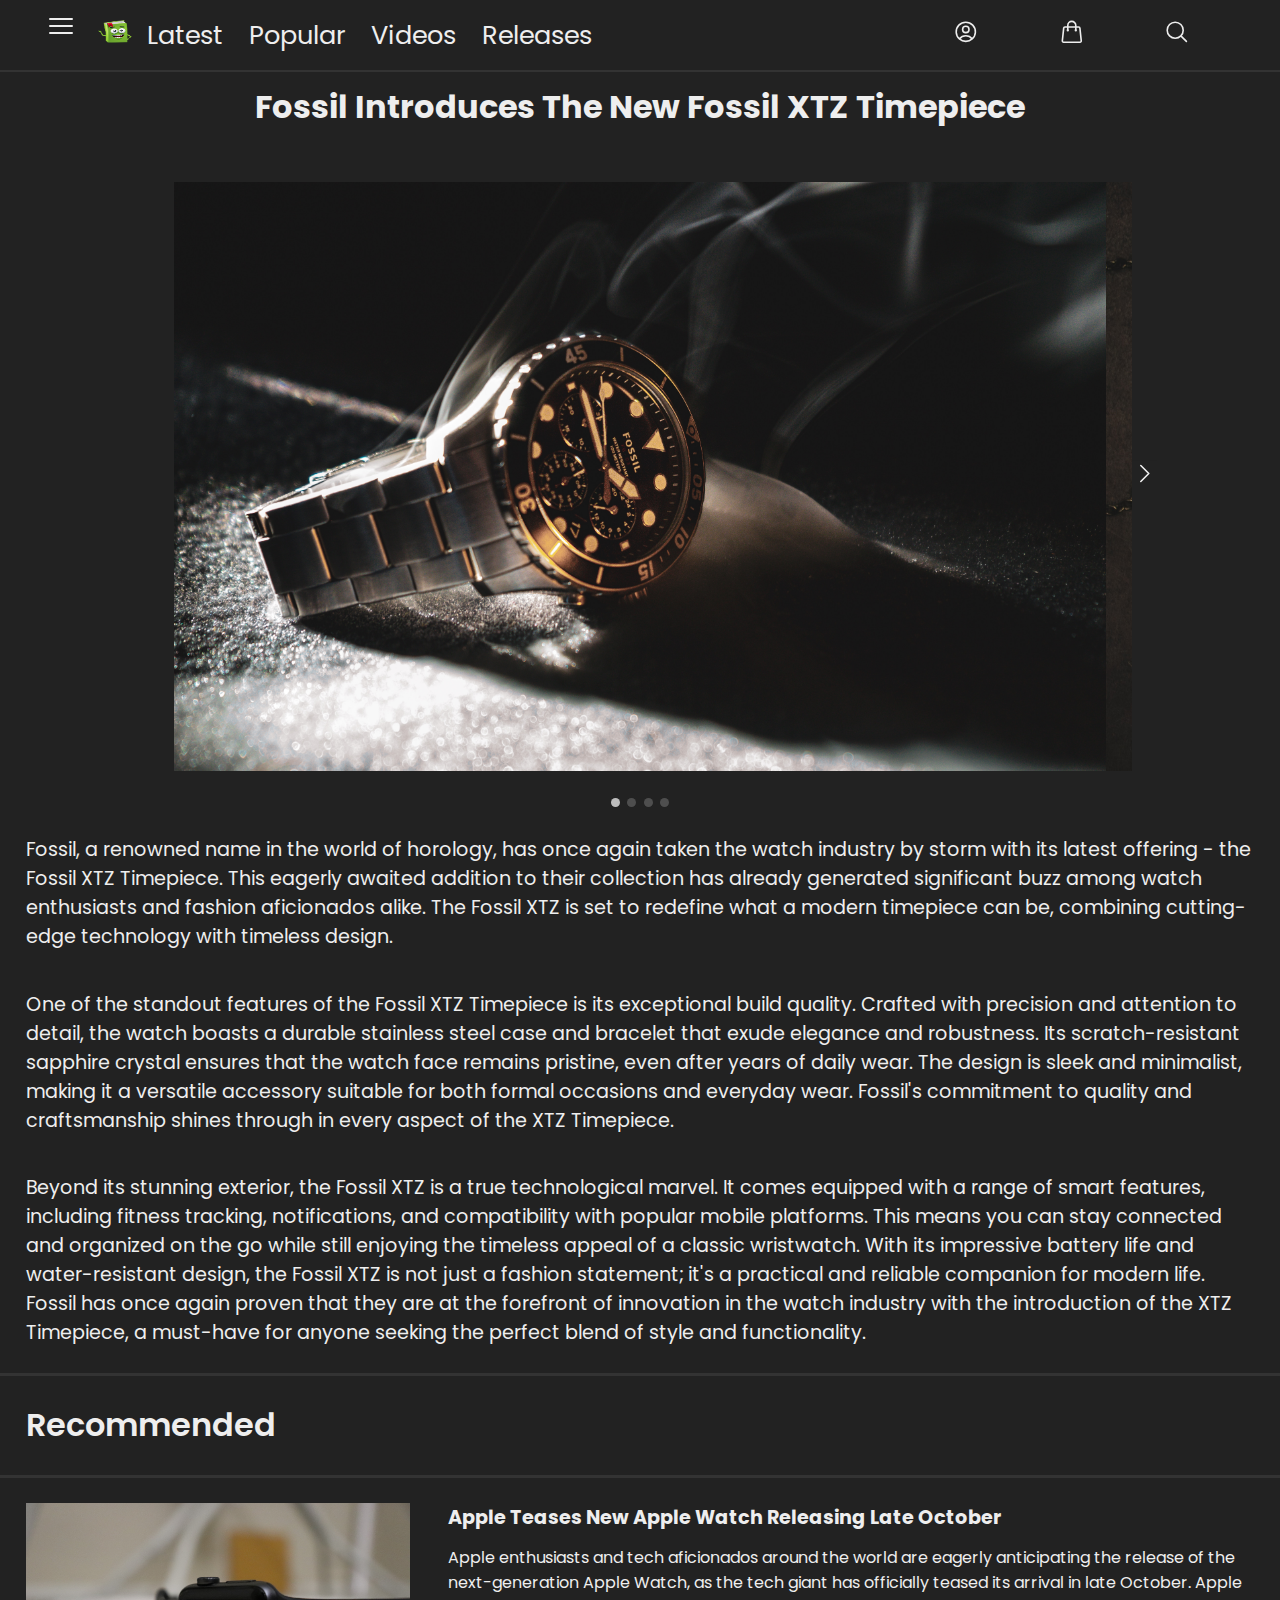
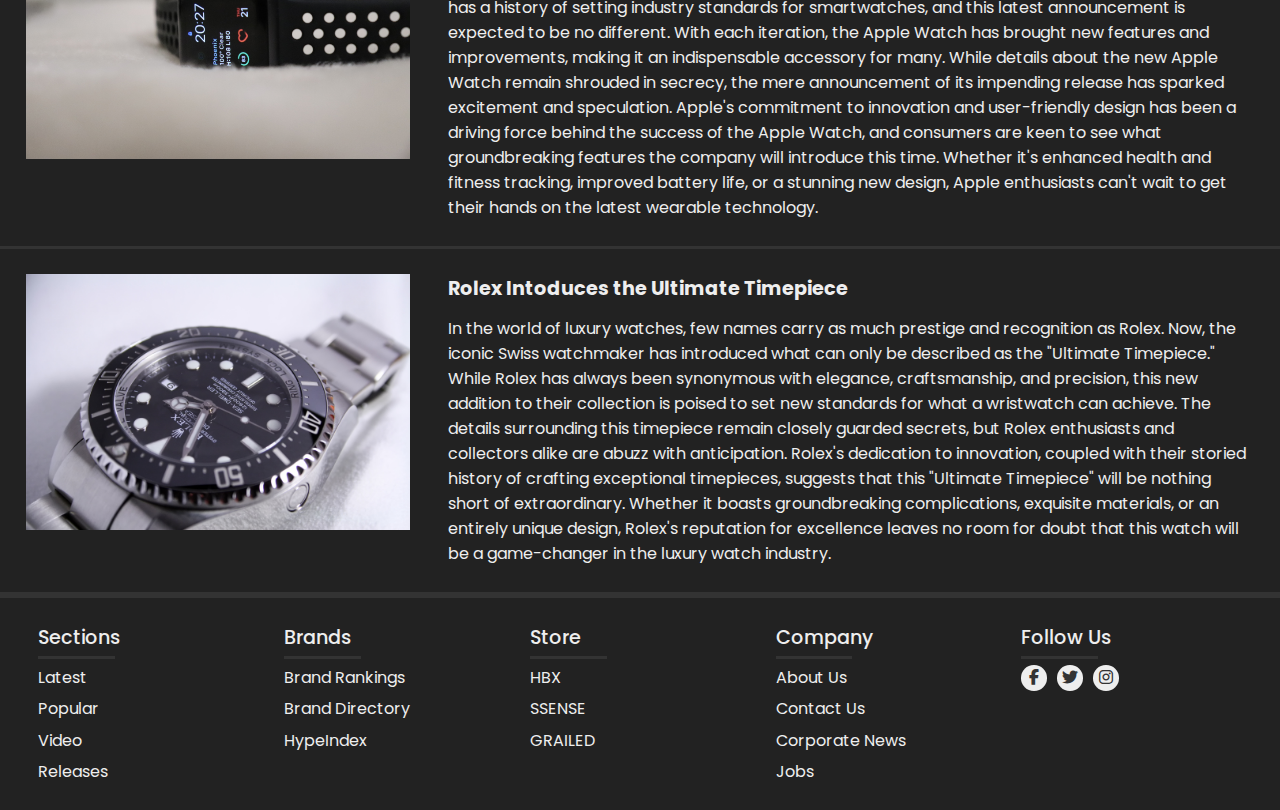
<file: article.html>
<!DOCTYPE html>
<html>
  <head>
    <meta charset="utf-8" />
    <meta http-equiv="X-UA-Compatible" content="IE=edge" />
    <title>Fossil Article</title>
    <meta name="description" content="" />
    <meta name="viewport" content="width=device-width, initial-scale=1" />
    <link
      href="https://fonts.googleapis.com/css2?family=Poppins:wght@400;500;600;700&display=swap"
      rel="stylesheet"
    />
    <link rel="stylesheet" href="style.css" />
    <link
      rel="stylesheet"
      type="text/css"
      href="https://cdnjs.cloudflare.com/ajax/libs/font-awesome/6.4.2/css/all.min.css"
    />
  </head>
  <body>
    <!-- navigation bar -->
    <header>
      <!-- div class for navigation for styling -->
      <div class="navbar">
        <!-- logo image -->
        <div class="logo">
          <a href="index.html"
            ><img src="images/book logo.png" alt="website logo"
          /></a>
        </div>
        <!-- different sections for navigation bar -->
        <ul class="categories">
          <li><a href="#">Latest</a></li>
          <li><a href="#">Popular</a></li>
          <li><a href="videos.html">Videos</a></li>
          <li><a href="#">Releases</a></li>
        </ul>
        <!-- icons on the right of navigation bar -->
        <div class="icons">
          <svg
            class="user"
            xmlns="http://www.w3.org/2000/svg"
            fill="none"
            viewBox="0 0 24 24"
            stroke-width="1.5"
            stroke="currentColor"
            class="w-6 h-6"
          >
            <path
              stroke-linecap="round"
              stroke-linejoin="round"
              d="M17.982 18.725A7.488 7.488 0 0012 15.75a7.488 7.488 0 00-5.982 2.975m11.963 0a9 9 0 10-11.963 0m11.963 0A8.966 8.966 0 0112 21a8.966 8.966 0 01-5.982-2.275M15 9.75a3 3 0 11-6 0 3 3 0 016 0z"
            />
          </svg>
          <a href="cart.html"
            ><svg
              class="cart"
              xmlns="http://www.w3.org/2000/svg"
              fill="none"
              viewBox="0 0 24 24"
              stroke-width="1.5"
              stroke="currentColor"
              class="w-6 h-6"
            >
              <path
                stroke-linecap="round"
                stroke-linejoin="round"
                d="M15.75 10.5V6a3.75 3.75 0 10-7.5 0v4.5m11.356-1.993l1.263 12c.07.665-.45 1.243-1.119 1.243H4.25a1.125 1.125 0 01-1.12-1.243l1.264-12A1.125 1.125 0 015.513 7.5h12.974c.576 0 1.059.435 1.119 1.007zM8.625 10.5a.375.375 0 11-.75 0 .375.375 0 01.75 0zm7.5 0a.375.375 0 11-.75 0 .375.375 0 01.75 0z"
              />
            </svg>
          </a>
          <svg
            class="searchbar"
            xmlns="http://www.w3.org/2000/svg"
            fill="none"
            viewBox="0 0 24 24"
            stroke-width="1.5"
            stroke="currentColor"
            class="w-6 h-6"
          >
            <path
              stroke-linecap="round"
              stroke-linejoin="round"
              d="M21 21l-5.197-5.197m0 0A7.5 7.5 0 105.196 5.196a7.5 7.5 0 0010.607 10.607z"
            />
          </svg>
        </div>
      </div>
      <!-- hamburger icon -->
      <div class="hamburger">
        <svg
          class="bars"
          xmlns="http://www.w3.org/2000/svg"
          fill="none"
          viewBox="0 0 24 24"
          stroke-width="1.5"
          stroke="currentColor"
          class="w-6 h-6"
        >
          <path
            stroke-linecap="round"
            stroke-linejoin="round"
            d="M3.75 6.75h16.5M3.75 12h16.5m-16.5 5.25h16.5"
          />
        </svg>
        <svg
          class="cross"
          xmlns="http://www.w3.org/2000/svg"
          fill="none"
          viewBox="0 0 24 24"
          stroke-width="1.5"
          stroke="currentColor"
          class="w-6 h-6"
        >
          <path
            stroke-linecap="round"
            stroke-linejoin="round"
            d="M6 18L18 6M6 6l12 12"
          />
        </svg>

        <!-- slide out menu -->
        <ul data-visible="false">
          <li><a href="#">Latest</a></li>
          <li><a href="#">Popular</a></li>
          <li><a href="videos.html">Videos</a></li>
          <li><a href="#">Releases</a></li>
        </ul>
      </div>
    </header>

    <!-- create fossil article -->
    <article class="fossil-article">
      <!-- article title -->
      <h1>Fossil Introduces The New Fossil XTZ Timepiece</h1>
      <!-- create carousel -->
      <div class="carousel-container">
        <!-- slide left button for carousel which is hidden at default-->
        <button class="carousel-button-left is-hidden" aria-label="left">
          <svg
            xmlns="http://www.w3.org/2000/svg"
            fill="none"
            viewBox="0 0 24 24"
            stroke-width="1.5"
            stroke="currentColor"
            class="w-6 h-6"
          >
            <path
              stroke-linecap="round"
              stroke-linejoin="round"
              d="M15.75 19.5L8.25 12l7.5-7.5"
            />
          </svg>
        </button>
        <!-- images for carousel -->
        <div class="carousel-slider">
          <ul>
            <li class="current-slide">
              <img
                src="images/fossil watch.jpg"
                alt="image of latest fossil1"
              />
            </li>
            <li>
              <img src="images/fossil2.jpg" alt="image of latest fossil2" />
            </li>
            <li>
              <img src="images/fossil3.jpg" alt="image of latest fossil3" />
            </li>
            <li>
              <img src="images/fossil4.jpg" alt="image of latest fossil4" />
            </li>
          </ul>
        </div>
        <!-- slide right button for carousel -->
        <button class="carousel-button-right" aria-label="right">
          <svg
            xmlns="http://www.w3.org/2000/svg"
            fill="none"
            viewBox="0 0 24 24"
            stroke-width="1.5"
            stroke="currentColor"
            class="w-6 h-6"
          >
            <path
              stroke-linecap="round"
              stroke-linejoin="round"
              d="M8.25 4.5l7.5 7.5-7.5 7.5"
            />
          </svg>
        </button>
        <!-- dots to track carousel slide -->
        <div class="carousel-nav">
          <button class="current-slide"></button>
          <button></button>
          <button></button>
          <button></button>
        </div>
      </div>
      <!-- article paragraph -->
      <p>
        Fossil, a renowned name in the world of horology, has once again taken
        the watch industry by storm with its latest offering - the Fossil XTZ
        Timepiece. This eagerly awaited addition to their collection has already
        generated significant buzz among watch enthusiasts and fashion
        aficionados alike. The Fossil XTZ is set to redefine what a modern
        timepiece can be, combining cutting-edge technology with timeless
        design.
      </p>
      <p>
        One of the standout features of the Fossil XTZ Timepiece is its
        exceptional build quality. Crafted with precision and attention to
        detail, the watch boasts a durable stainless steel case and bracelet
        that exude elegance and robustness. Its scratch-resistant sapphire
        crystal ensures that the watch face remains pristine, even after years
        of daily wear. The design is sleek and minimalist, making it a versatile
        accessory suitable for both formal occasions and everyday wear. Fossil's
        commitment to quality and craftsmanship shines through in every aspect
        of the XTZ Timepiece.
      </p>
      <p>
        Beyond its stunning exterior, the Fossil XTZ is a true technological
        marvel. It comes equipped with a range of smart features, including
        fitness tracking, notifications, and compatibility with popular mobile
        platforms. This means you can stay connected and organized on the go
        while still enjoying the timeless appeal of a classic wristwatch. With
        its impressive battery life and water-resistant design, the Fossil XTZ
        is not just a fashion statement; it's a practical and reliable companion
        for modern life. Fossil has once again proven that they are at the
        forefront of innovation in the watch industry with the introduction of
        the XTZ Timepiece, a must-have for anyone seeking the perfect blend of
        style and functionality.
      </p>
    </article>
    <!-- add carousel javascript -->
    <script src="carousel.js"></script>

    <!-- recommended articles -->
    <div class="next">
      <!-- section title -->
      <h1>Recommended</h1>
      <!-- articles -->
      <article class="article2">
        <img src="images/apple watch.jpg" alt="image of new apple watch" />
        <div class="wrapper2">
          <h1>Apple Teases New Apple Watch Releasing Late October</h1>
          <p>
            Apple enthusiasts and tech aficionados around the world are eagerly
            anticipating the release of the next-generation Apple Watch, as the
            tech giant has officially teased its arrival in late October. Apple
            has a history of setting industry standards for smartwatches, and
            this latest announcement is expected to be no different. With each
            iteration, the Apple Watch has brought new features and
            improvements, making it an indispensable accessory for many. While
            details about the new Apple Watch remain shrouded in secrecy, the
            mere announcement of its impending release has sparked excitement
            and speculation. Apple's commitment to innovation and user-friendly
            design has been a driving force behind the success of the Apple
            Watch, and consumers are keen to see what groundbreaking features
            the company will introduce this time. Whether it's enhanced health
            and fitness tracking, improved battery life, or a stunning new
            design, Apple enthusiasts can't wait to get their hands on the
            latest wearable technology.
          </p>
        </div>
      </article>
      <article class="article2">
        <img src="images/rolex watch.jpg" alt="new rolex watch" />
        <div class="wrapper2">
          <h1>Rolex Intoduces the Ultimate Timepiece</h1>
          <p>
            In the world of luxury watches, few names carry as much prestige and
            recognition as Rolex. Now, the iconic Swiss watchmaker has
            introduced what can only be described as the "Ultimate Timepiece."
            While Rolex has always been synonymous with elegance, craftsmanship,
            and precision, this new addition to their collection is poised to
            set new standards for what a wristwatch can achieve. The details
            surrounding this timepiece remain closely guarded secrets, but Rolex
            enthusiasts and collectors alike are abuzz with anticipation.
            Rolex's dedication to innovation, coupled with their storied history
            of crafting exceptional timepieces, suggests that this "Ultimate
            Timepiece" will be nothing short of extraordinary. Whether it boasts
            groundbreaking complications, exquisite materials, or an entirely
            unique design, Rolex's reputation for excellence leaves no room for
            doubt that this watch will be a game-changer in the luxury watch
            industry.
          </p>
        </div>
      </article>
    </div>

    <!-- create footer -->
    <footer class="footer">
      <div class="container">
        <div class="row">
          <div class="footer-col">
            <h4>Sections</h4>
            <ul>
              <li><a href="#">Latest</a></li>
              <li><a href="#">Popular</a></li>
              <li><a href="videos.html">Video</a></li>
              <li><a href="#">Releases</a></li>
            </ul>
          </div>
          <div class="footer-col">
            <h4>Brands</h4>
            <ul>
              <li><a href="#">Brand Rankings</a></li>
              <li><a href="#">Brand Directory</a></li>
              <li><a href="#">HypeIndex</a></li>
            </ul>
          </div>
          <div class="footer-col">
            <h4>Store</h4>
            <ul>
              <li><a href="#">HBX</a></li>
              <li><a href="#">SSENSE</a></li>
              <li><a href="#">GRAILED</a></li>
            </ul>
          </div>
          <div class="footer-col">
            <h4>Company</h4>
            <ul>
              <li><a href="#">About Us</a></li>
              <li><a href="#">Contact Us</a></li>
              <li><a href="#">Corporate News</a></li>
              <li><a href="#">Jobs</a></li>
            </ul>
          </div>
          <div class="footer-col">
            <h4>Follow Us</h4>
            <div class="social">
              <a href="#"><i class="fab fa-facebook-f"></i></a>
              <a href="#"><i class="fab fa-twitter"></i></a>
              <a href="#"><i class="fab fa-instagram"></i></a>
            </div>
          </div>
        </div>
      </div>
    </footer>
    <script src="script.js"></script>
  </body>
</html>
</file>
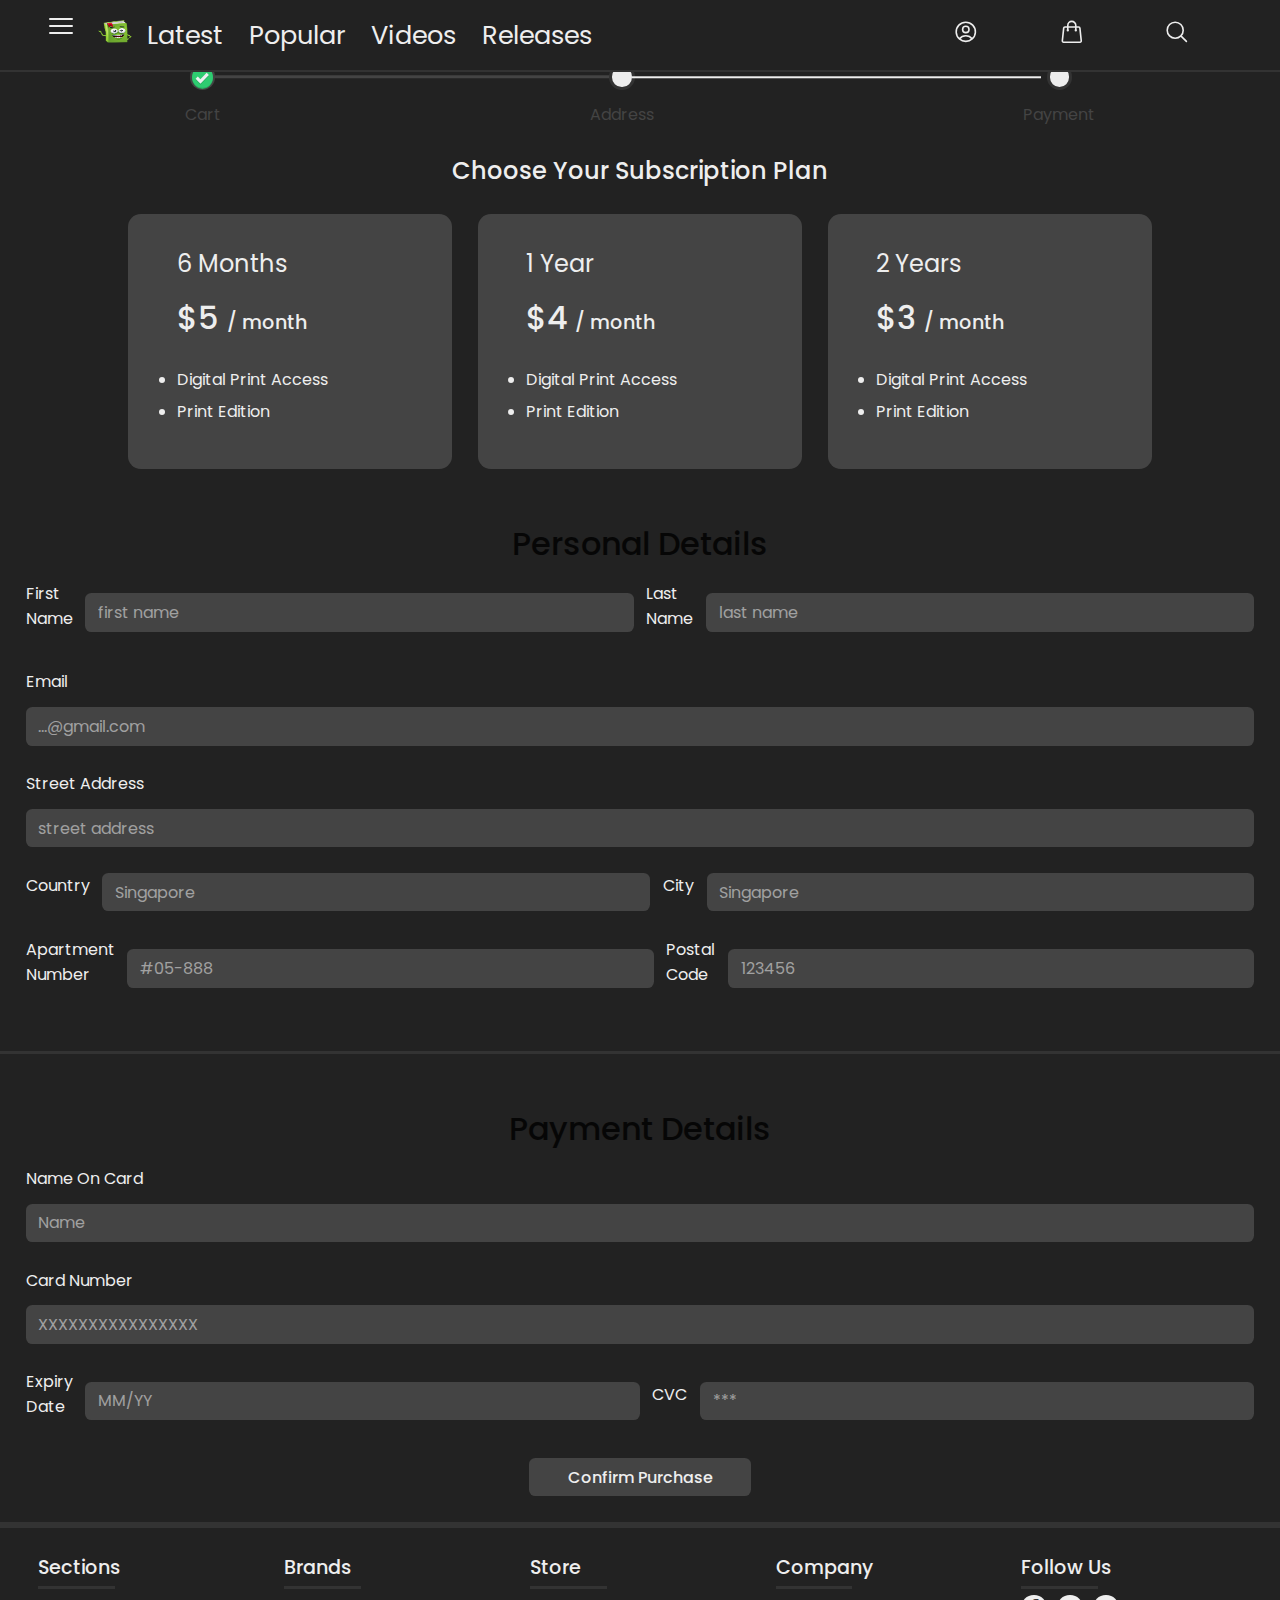
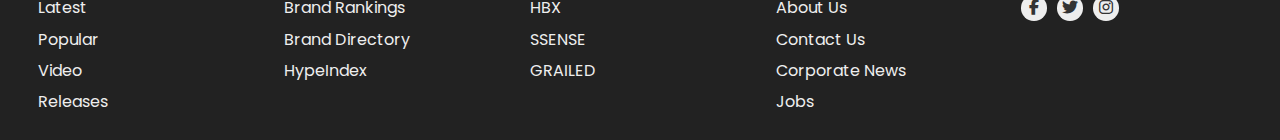
<file: cart.html>
<!DOCTYPE html>
<html>
  <head>
    <meta charset="utf-8" />
    <meta http-equiv="X-UA-Compatible" content="IE=edge" />
    <title>Cart</title>
    <meta name="description" content="" />
    <meta name="viewport" content="width=device-width, initial-scale=1" />
    <link rel="preconnect" href="https://fonts.googleapis.com" />
    <link rel="preconnect" href="https://fonts.gstatic.com" crossorigin />
    <link
      href="https://fonts.googleapis.com/css2?family=Poppins:wght@400;500;600;700&display=swap"
      rel="stylesheet"
    />
    <link rel="stylesheet" href="style.css" />
    <link
      rel="stylesheet"
      type="text/css"
      href="https://cdnjs.cloudflare.com/ajax/libs/font-awesome/6.4.2/css/all.min.css"
    />
  </head>
  <body>
    <!-- navigation bar -->
    <header>
      <!-- div class for navigation for styling -->
      <div class="navbar">
        <!-- logo image -->
        <div class="logo">
          <a href="index.html"
            ><img src="images/book logo.png" alt="website logo"
          /></a>
        </div>
        <!-- different sections for navigation bar -->
        <ul class="categories">
          <li><a href="#">Latest</a></li>
          <li><a href="#">Popular</a></li>
          <li><a href="videos.html">Videos</a></li>
          <li><a href="#">Releases</a></li>
        </ul>
        <!-- icons on the right of navigation bar -->
        <div class="icons">
          <svg
            class="user"
            xmlns="http://www.w3.org/2000/svg"
            fill="none"
            viewBox="0 0 24 24"
            stroke-width="1.5"
            stroke="currentColor"
            class="w-6 h-6"
          >
            <path
              stroke-linecap="round"
              stroke-linejoin="round"
              d="M17.982 18.725A7.488 7.488 0 0012 15.75a7.488 7.488 0 00-5.982 2.975m11.963 0a9 9 0 10-11.963 0m11.963 0A8.966 8.966 0 0112 21a8.966 8.966 0 01-5.982-2.275M15 9.75a3 3 0 11-6 0 3 3 0 016 0z"
            />
          </svg>
          <a href="cart.html"
            ><svg
              class="cart"
              xmlns="http://www.w3.org/2000/svg"
              fill="none"
              viewBox="0 0 24 24"
              stroke-width="1.5"
              stroke="currentColor"
              class="w-6 h-6"
            >
              <path
                stroke-linecap="round"
                stroke-linejoin="round"
                d="M15.75 10.5V6a3.75 3.75 0 10-7.5 0v4.5m11.356-1.993l1.263 12c.07.665-.45 1.243-1.119 1.243H4.25a1.125 1.125 0 01-1.12-1.243l1.264-12A1.125 1.125 0 015.513 7.5h12.974c.576 0 1.059.435 1.119 1.007zM8.625 10.5a.375.375 0 11-.75 0 .375.375 0 01.75 0zm7.5 0a.375.375 0 11-.75 0 .375.375 0 01.75 0z"
              />
            </svg>
          </a>
          <svg
            class="searchbar"
            xmlns="http://www.w3.org/2000/svg"
            fill="none"
            viewBox="0 0 24 24"
            stroke-width="1.5"
            stroke="currentColor"
            class="w-6 h-6"
          >
            <path
              stroke-linecap="round"
              stroke-linejoin="round"
              d="M21 21l-5.197-5.197m0 0A7.5 7.5 0 105.196 5.196a7.5 7.5 0 0010.607 10.607z"
            />
          </svg>
        </div>
      </div>
      <!-- hamburger icon -->
      <div class="hamburger">
        <svg
          class="bars"
          xmlns="http://www.w3.org/2000/svg"
          fill="none"
          viewBox="0 0 24 24"
          stroke-width="1.5"
          stroke="currentColor"
          class="w-6 h-6"
        >
          <path
            stroke-linecap="round"
            stroke-linejoin="round"
            d="M3.75 6.75h16.5M3.75 12h16.5m-16.5 5.25h16.5"
          />
        </svg>
        <svg
          class="cross"
          xmlns="http://www.w3.org/2000/svg"
          fill="none"
          viewBox="0 0 24 24"
          stroke-width="1.5"
          stroke="currentColor"
          class="w-6 h-6"
        >
          <path
            stroke-linecap="round"
            stroke-linejoin="round"
            d="M6 18L18 6M6 6l12 12"
          />
        </svg>

        <!-- slide out menu -->
        <ul data-visible="false">
          <li><a href="#">Latest</a></li>
          <li><a href="#">Popular</a></li>
          <li><a href="videos.html">Videos</a></li>
          <li><a href="#">Releases</a></li>
        </ul>
      </div>
    </header>

    <!-- progress list -->
    <div class="progress-checkout-container">
      <div class="progress-step-container">
        <div class="step-check"></div>
        <span class="step-title">Cart</span>
      </div>
      <div class="progress-step-container">
        <div class="step-check"></div>
        <span class="step-title">Address</span>
      </div>
      <div class="progress-step-container">
        <div class="step-check"></div>
        <span class="step-title">Payment</span>
      </div>
    </div>

    <!-- subscription plan -->
    <div class="sub">
      <h2>Choose Your Subscription Plan</h2>
      <div class="price-row">
        <div class="price-col">
          <h1>6 Months</h1>
          <h3>$5 <span>/ month</span></h3>
          <ul>
            <li>Digital Print Access</li>
            <li>Print Edition</li>
          </ul>
        </div>
        <div class="price-col">
          <h1>1 Year</h1>
          <h3>$4 <span>/ month</span></h3>
          <ul>
            <li>Digital Print Access</li>
            <li>Print Edition</li>
          </ul>
        </div>
        <div class="price-col">
          <h1>2 Years</h1>
          <h3>$3 <span>/ month</span></h3>
          <ul>
            <li>Digital Print Access</li>
            <li>Print Edition</li>
          </ul>
        </div>
      </div>
    </div>

    <!-- personal details form -->
    <div class="form-container">
      <h2 class="form-title">Personal Details</h2>
      <form action="" class="checkout-form">
        <div class="input-container">
          <label for="fname">First Name</label>
          <input type="text" name="fname" id="fname" placeholder="first name" />
          <label for="lname">Last Name</label>
          <input type="text" name="lname" id="lname" placeholder="last name" />
        </div>
        <div class="input-line">
          <label for="email">Email</label>
          <input
            type="text"
            name="email"
            id="email"
            placeholder="...@gmail.com"
          />
        </div>
        <div class="input-line">
          <label for="address">Street Address</label>
          <input
            type="text"
            name="address"
            id="address"
            placeholder="street address"
          />
        </div>
        <div class="input-container">
          <label for="country">Country</label>
          <input
            type="text"
            name="country"
            id="country"
            placeholder="Singapore"
          />
          <label for="city">City</label>
          <input type="text" name="city" id="city" placeholder="Singapore" />
        </div>
        <div class="input-container">
          <label for="apt">Apartment Number</label>
          <input type="text" name="apt" id="apt" placeholder="#05-888" />
          <label for="pc">Postal Code</label>
          <input type="text" name="pc" id="pc" placeholder="123456" />
        </div>
      </form>
    </div>

    <!-- payment form -->
    <div class="form-container">
      <h2 class="form-title">Payment Details</h2>
      <form action="" class="checkout-form">
        <div class="input-line">
          <label for="name">Name On Card</label>
          <input type="text" name="name" id="name" placeholder="Name" />
        </div>
        <div class="input-line">
          <label for="card">Card Number</label>
          <input
            type="text"
            maxlength="16"
            name="card"
            id="card"
            placeholder="XXXXXXXXXXXXXXXX"
          />
        </div>
        <div class="input-container">
          <label for="date">Expiry Date</label>
          <input
            type="text"
            maxlength="5"
            name="date"
            id="date"
            placeholder="MM/YY"
          />
          <label for="cvc">CVC</label>
          <input
            type="text"
            maxlength="3"
            name="cvc"
            id="cvc"
            placeholder="***"
          />
        </div>
      </form>
      <input
        type="button"
        value="Confirm Purchase"
        aria-label="Confirm Purchase"
      />
    </div>

    <!-- create footer -->
    <footer class="footer">
      <div class="container">
        <div class="row">
          <div class="footer-col">
            <h4>Sections</h4>
            <ul>
              <li><a href="#">Latest</a></li>
              <li><a href="#">Popular</a></li>
              <li><a href="videos.html">Video</a></li>
              <li><a href="#">Releases</a></li>
            </ul>
          </div>
          <div class="footer-col">
            <h4>Brands</h4>
            <ul>
              <li><a href="#">Brand Rankings</a></li>
              <li><a href="#">Brand Directory</a></li>
              <li><a href="#">HypeIndex</a></li>
            </ul>
          </div>
          <div class="footer-col">
            <h4>Store</h4>
            <ul>
              <li><a href="#">HBX</a></li>
              <li><a href="#">SSENSE</a></li>
              <li><a href="#">GRAILED</a></li>
            </ul>
          </div>
          <div class="footer-col">
            <h4>Company</h4>
            <ul>
              <li><a href="#">About Us</a></li>
              <li><a href="#">Contact Us</a></li>
              <li><a href="#">Corporate News</a></li>
              <li><a href="#">Jobs</a></li>
            </ul>
          </div>
          <div class="footer-col">
            <h4>Follow Us</h4>
            <div class="social">
              <a href="#"><i class="fab fa-facebook-f"></i></a>
              <a href="#"><i class="fab fa-twitter"></i></a>
              <a href="#"><i class="fab fa-instagram"></i></a>
            </div>
          </div>
        </div>
      </div>
    </footer>
    <script src="script.js"></script>
  </body>
</html>
</file>
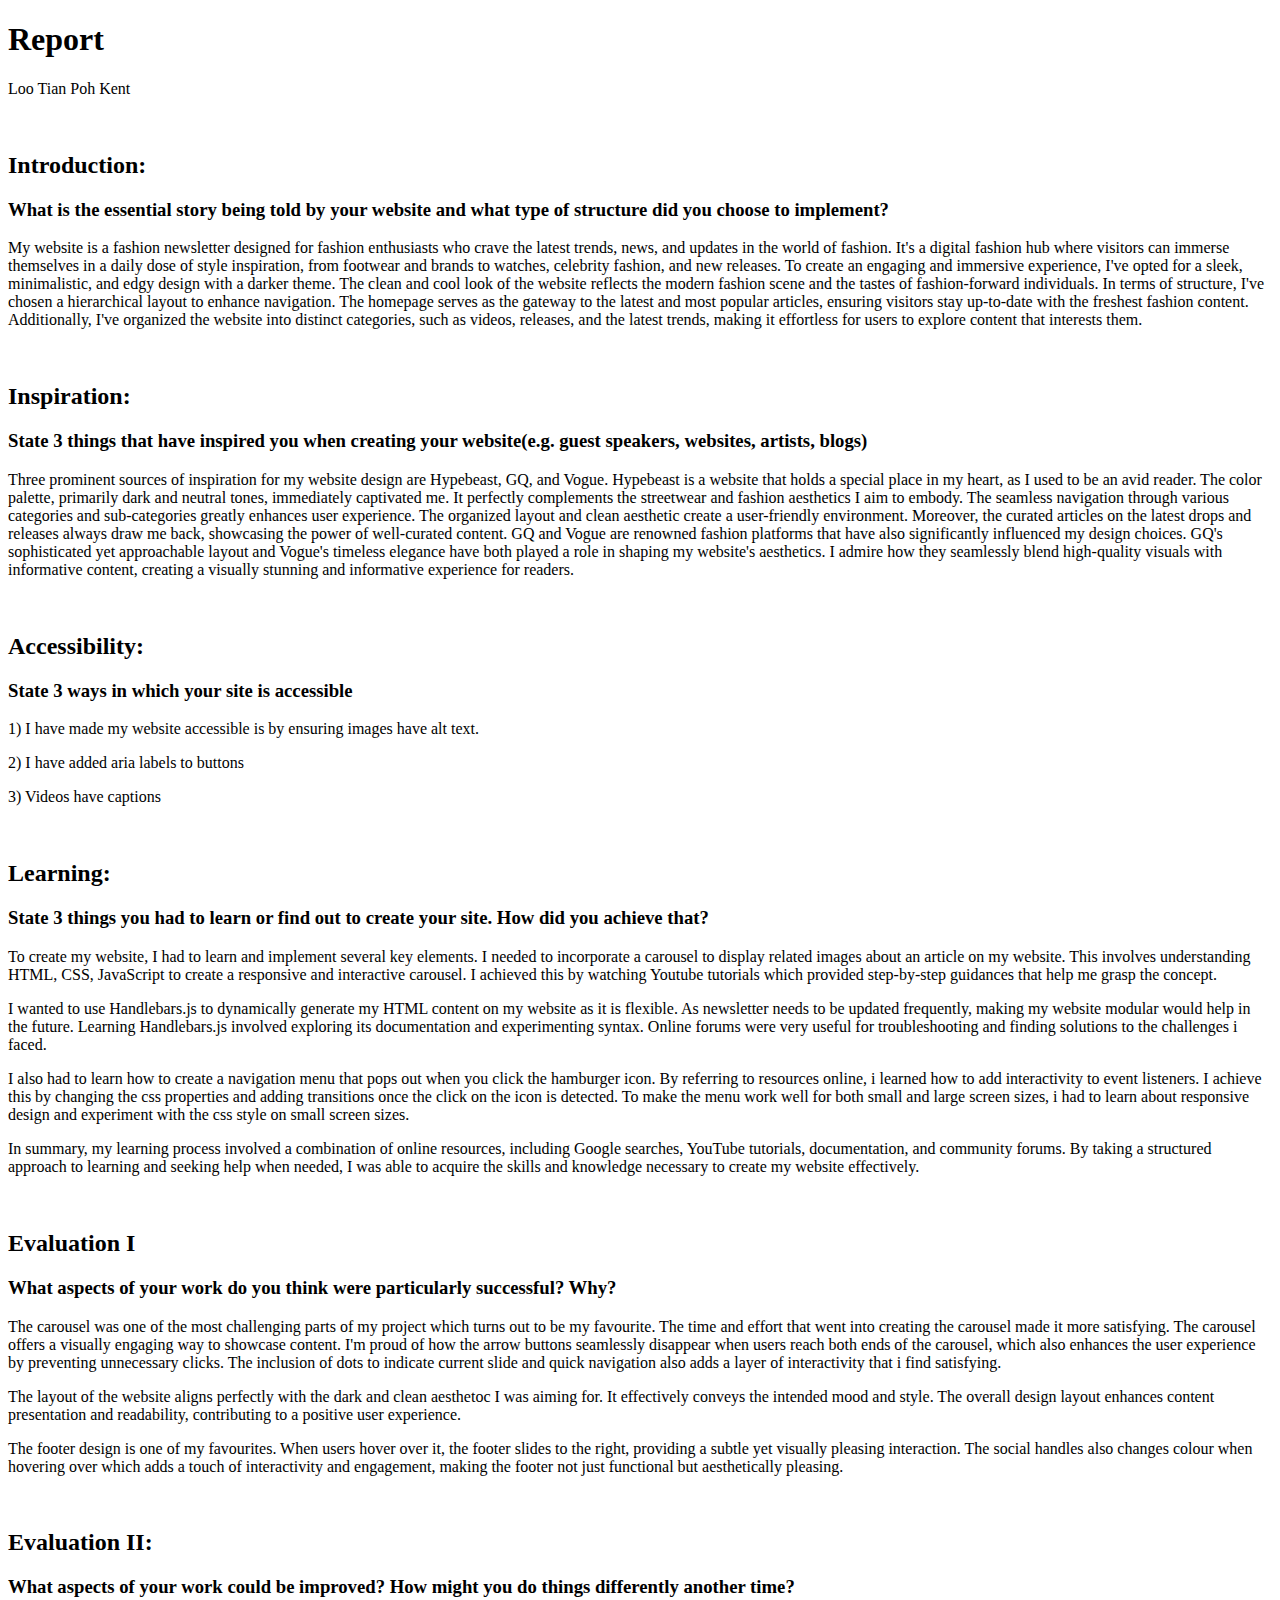
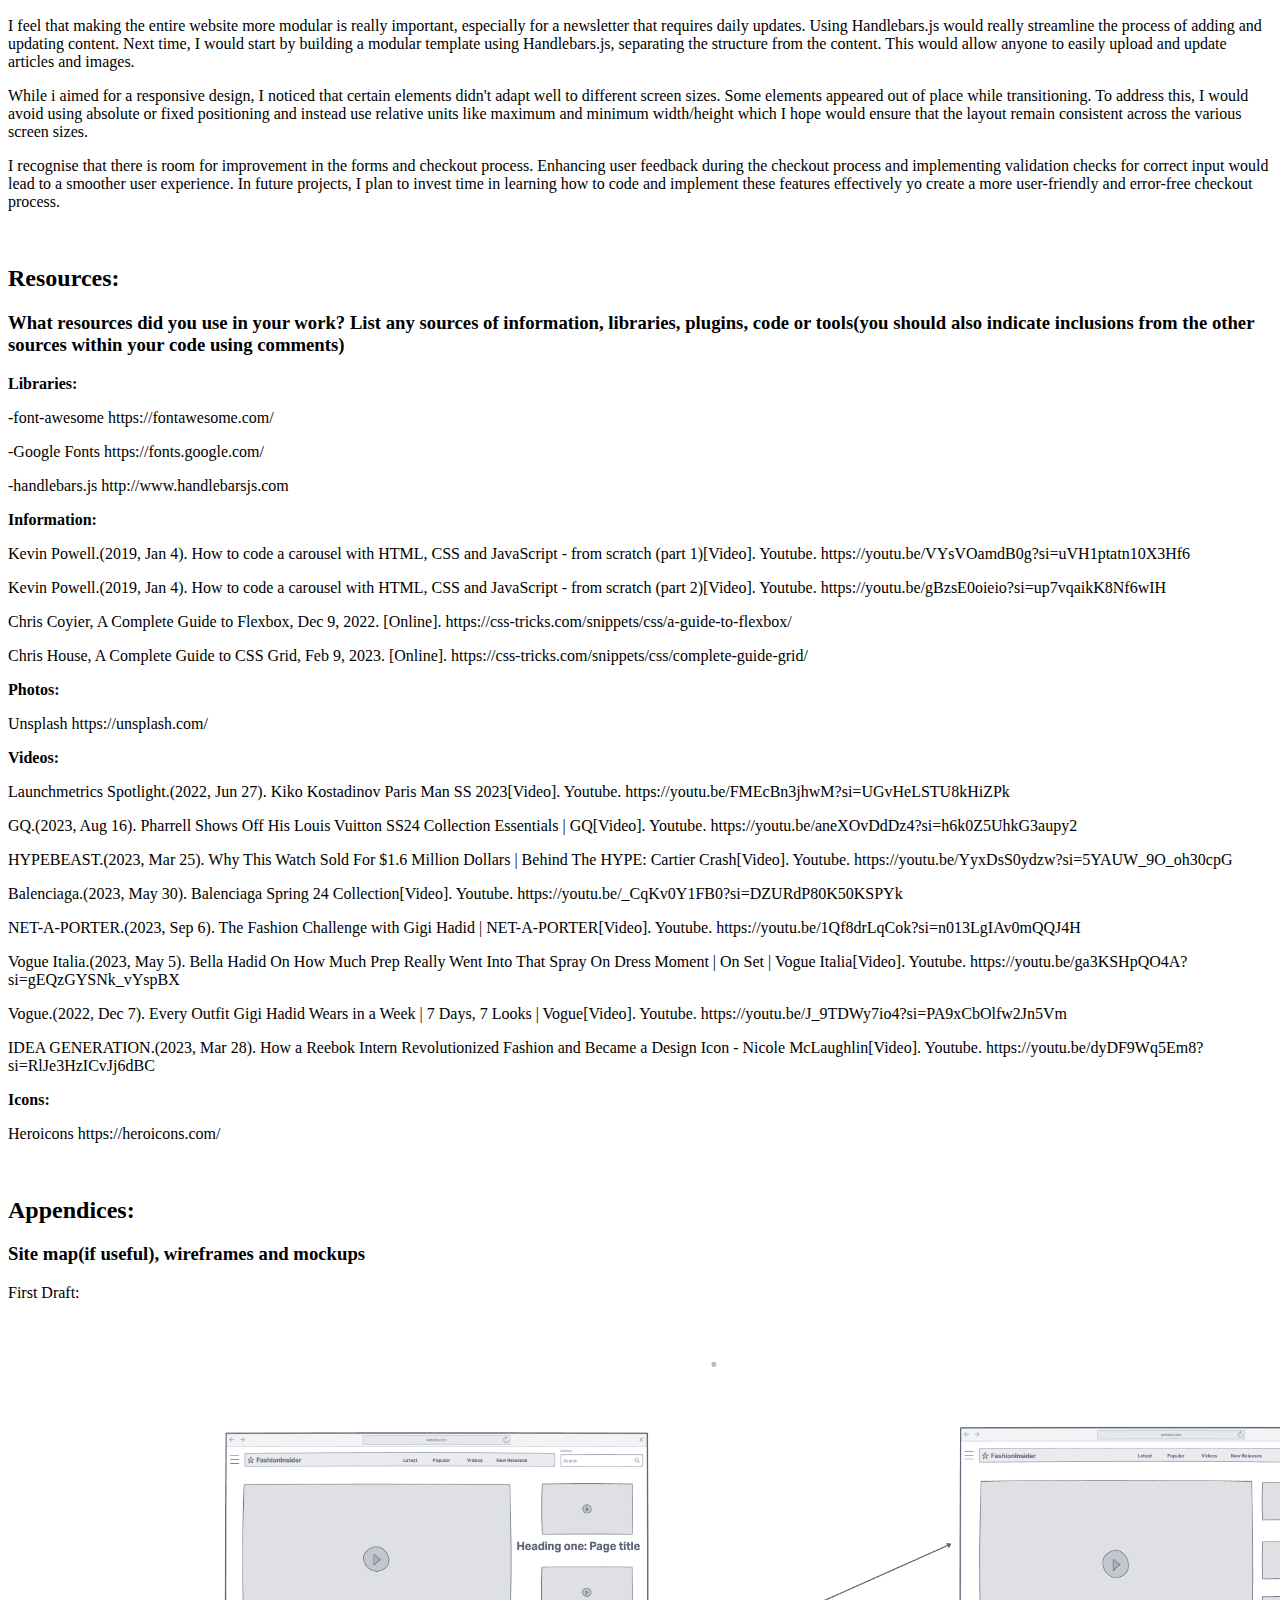
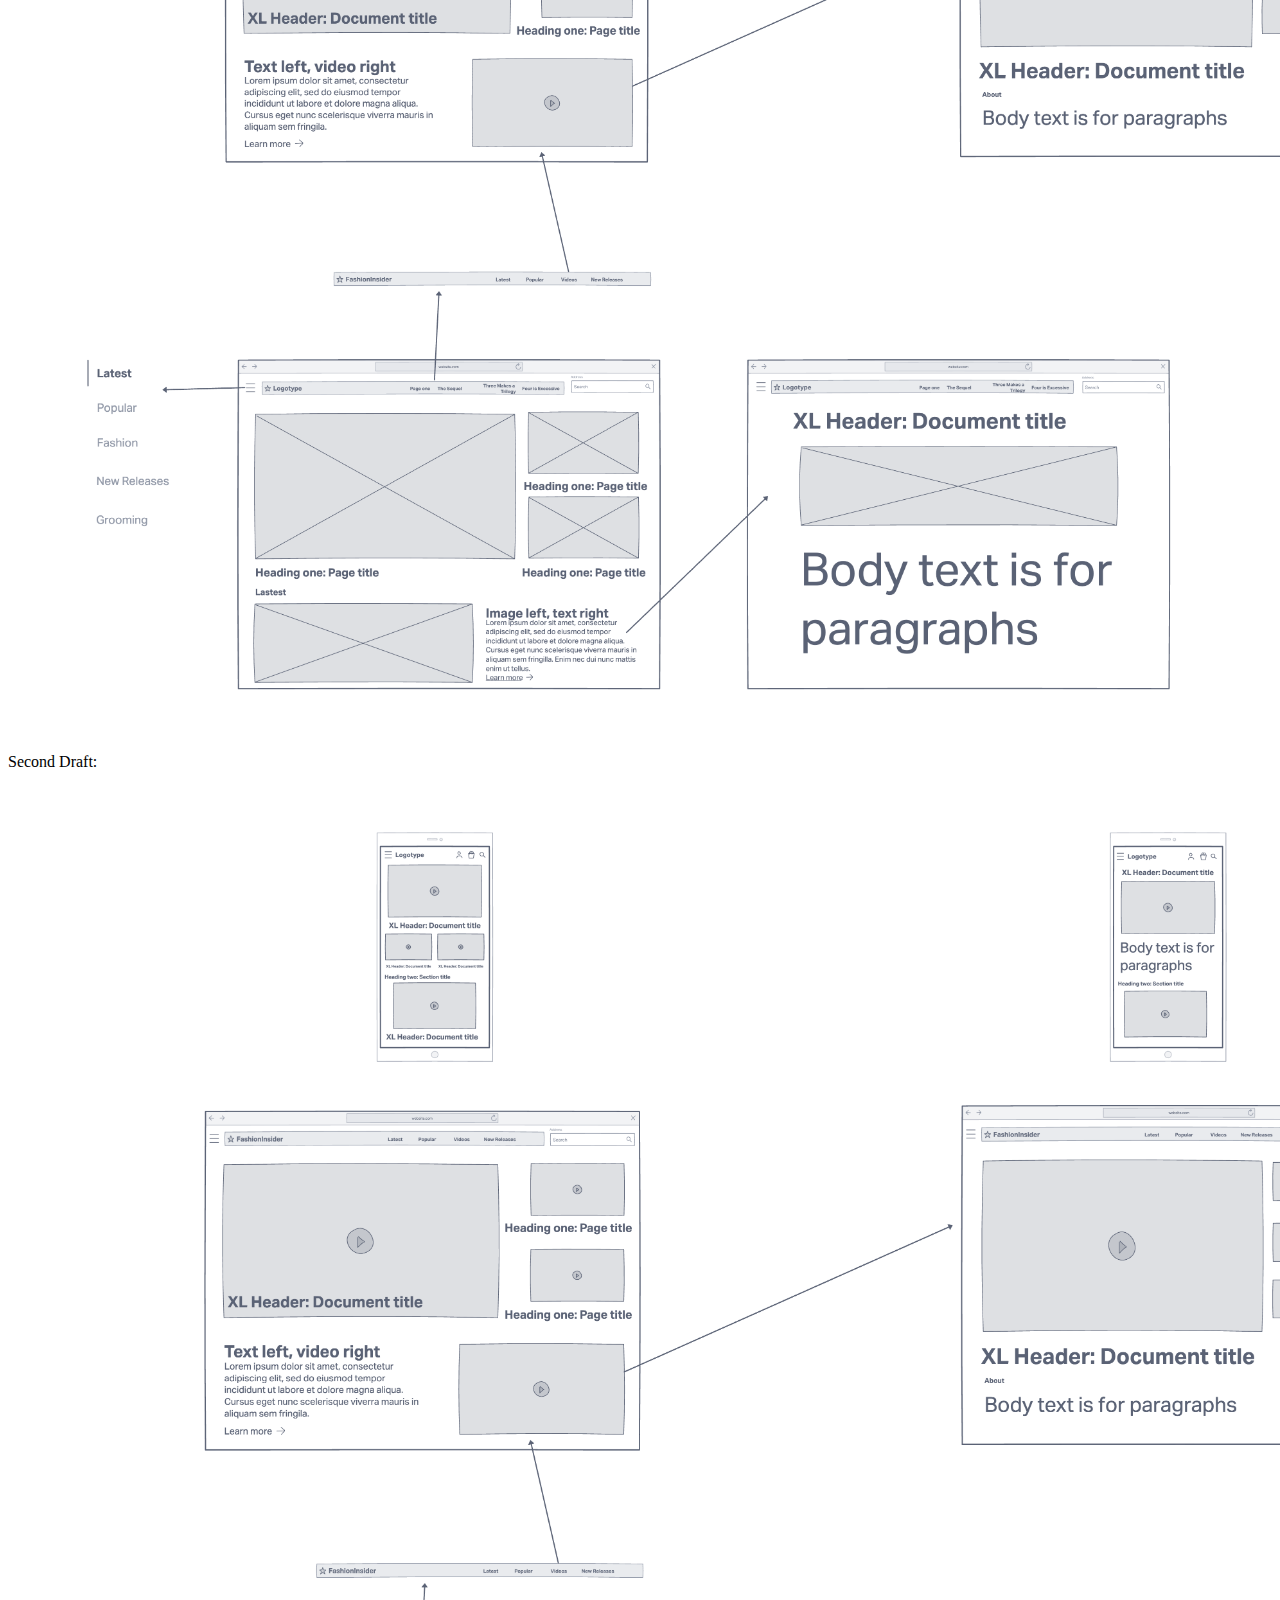
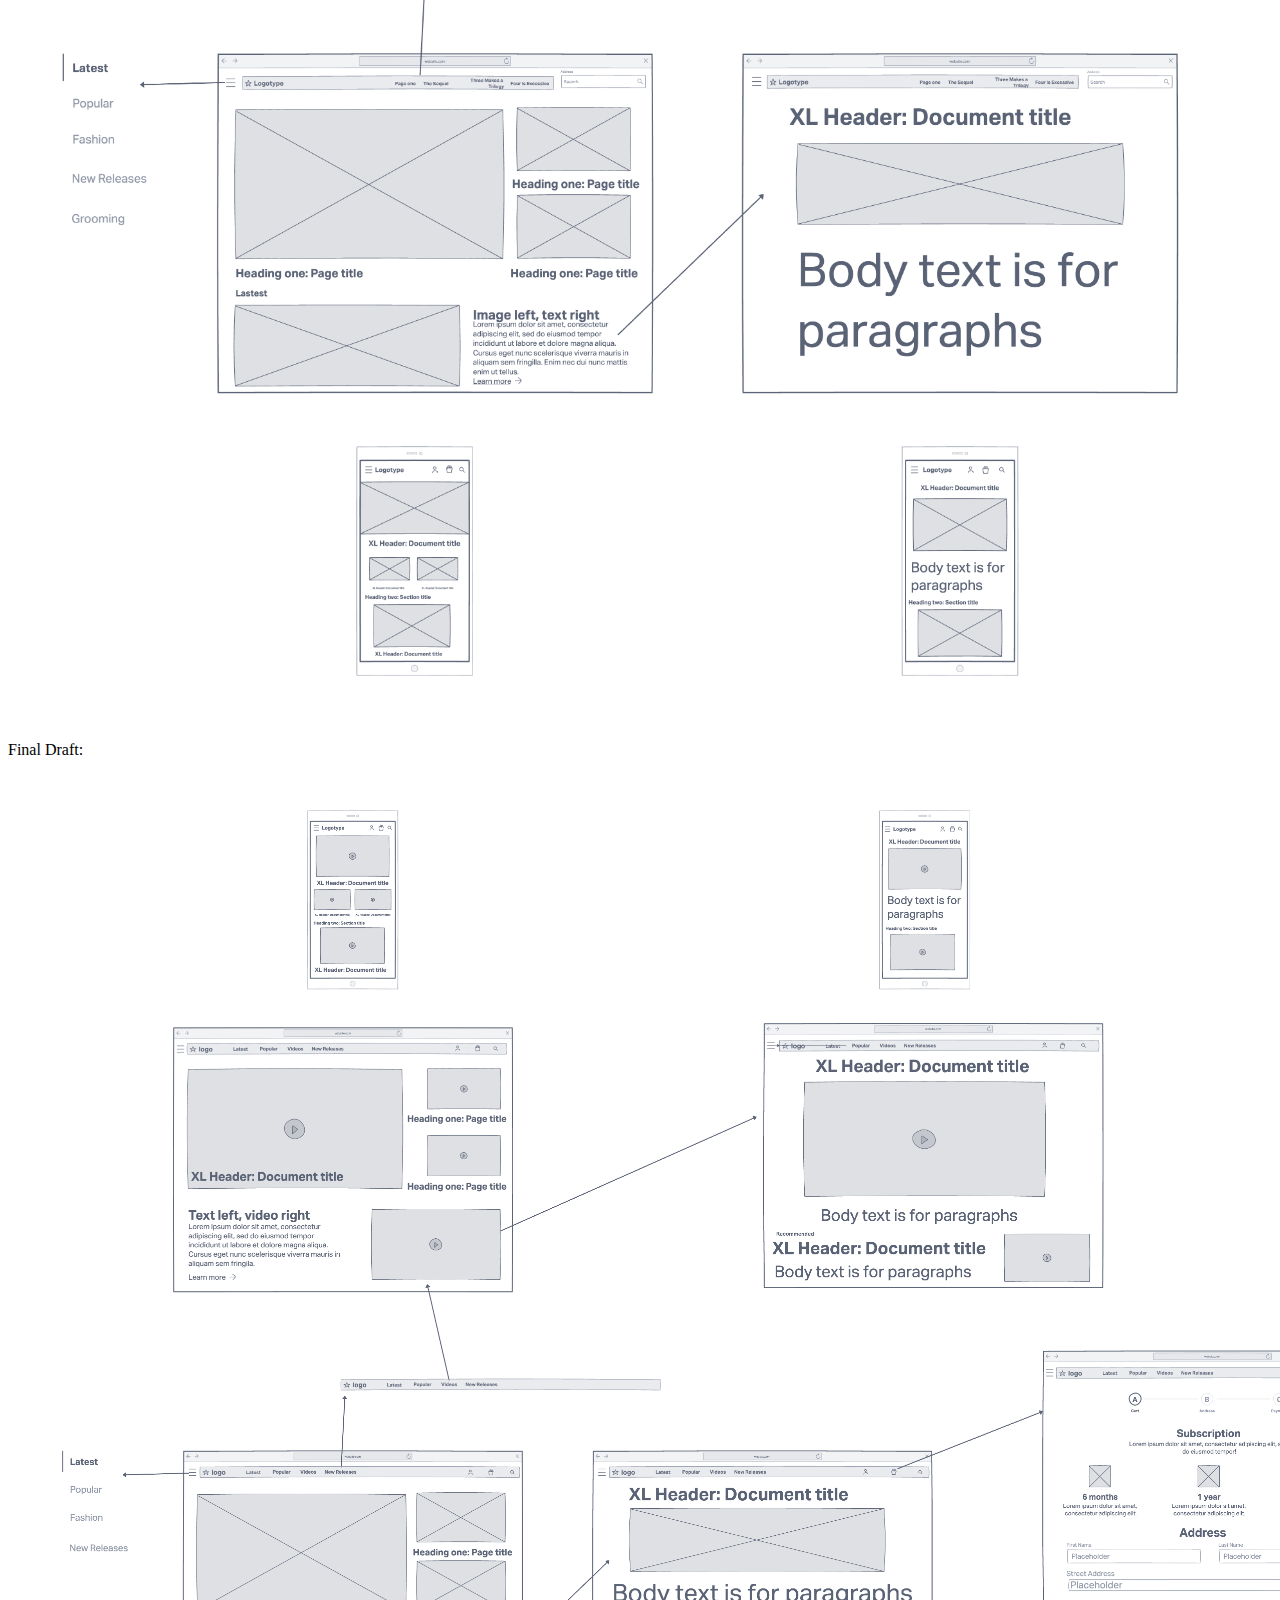
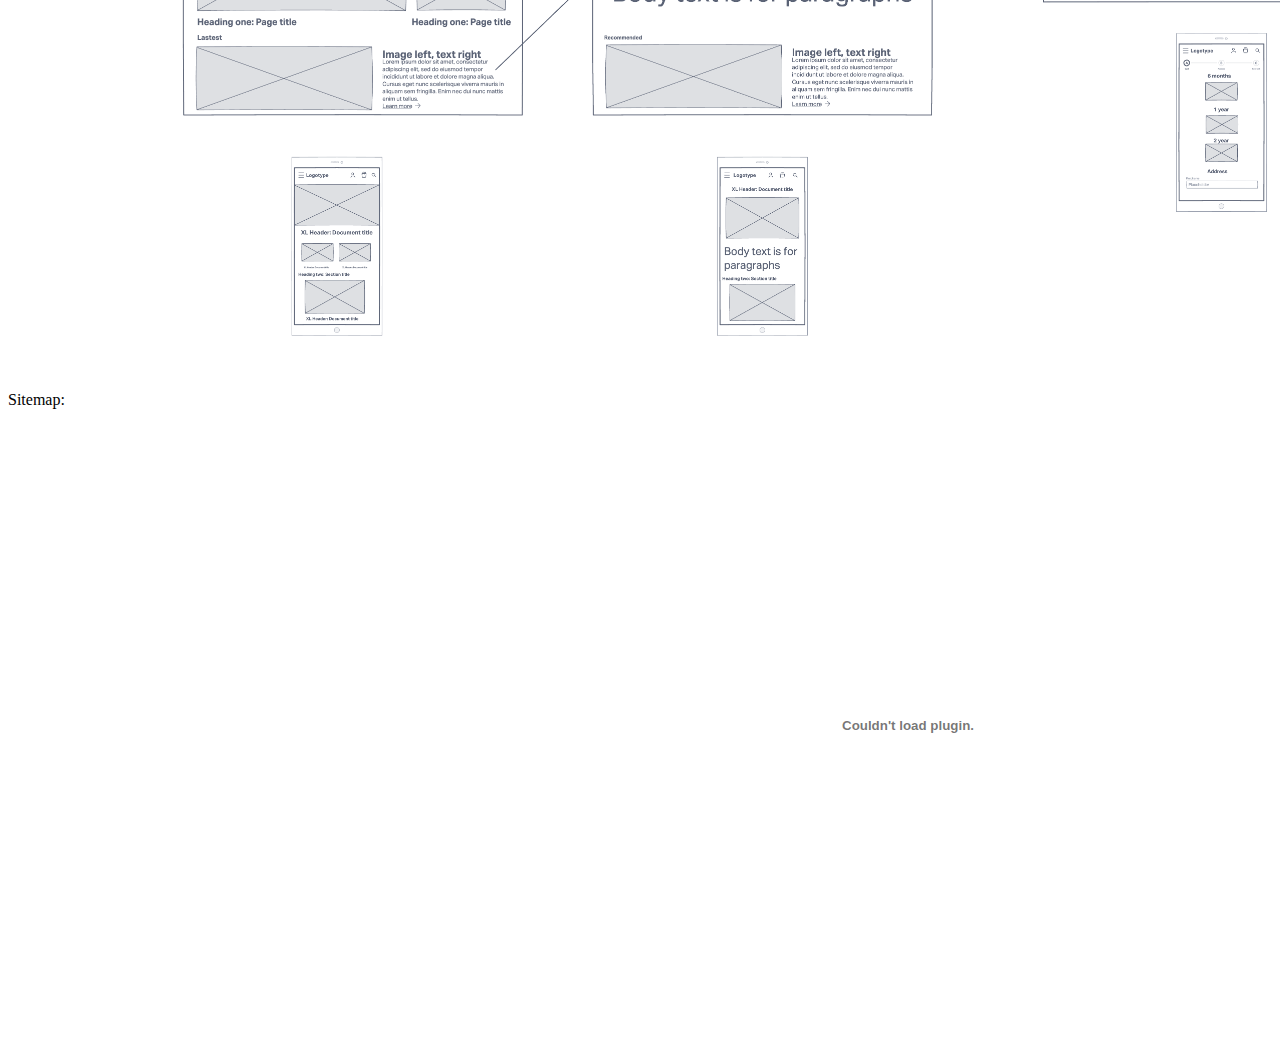
<file: report.html>
<!DOCTYPE html>
<html>
  <head>
    <meta charset="utf-8" />
    <meta http-equiv="X-UA-Compatible" content="IE=edge" />
    <title>Report</title>
    <meta name="description" content="" />
    <meta name="viewport" content="width=device-width, initial-scale=1" />
    <link rel="stylesheet" href="" />
  </head>
  <body>
    <h1>Report</h1>
    <p>Loo Tian Poh Kent</p>
    <br />
    <h2>Introduction:</h2>
    <h3>
      What is the essential story being told by your website and what type of
      structure did you choose to implement?
    </h3>
    <p>
      My website is a fashion newsletter designed for fashion enthusiasts who
      crave the latest trends, news, and updates in the world of fashion. It's a
      digital fashion hub where visitors can immerse themselves in a daily dose
      of style inspiration, from footwear and brands to watches, celebrity
      fashion, and new releases. To create an engaging and immersive experience,
      I've opted for a sleek, minimalistic, and edgy design with a darker theme.
      The clean and cool look of the website reflects the modern fashion scene
      and the tastes of fashion-forward individuals. In terms of structure, I've
      chosen a hierarchical layout to enhance navigation. The homepage serves as
      the gateway to the latest and most popular articles, ensuring visitors
      stay up-to-date with the freshest fashion content. Additionally, I've
      organized the website into distinct categories, such as videos, releases,
      and the latest trends, making it effortless for users to explore content
      that interests them.
    </p>
    <br />
    <h2>Inspiration:</h2>
    <h3>
      State 3 things that have inspired you when creating your website(e.g.
      guest speakers, websites, artists, blogs)
    </h3>
    <p>
      Three prominent sources of inspiration for my website design are
      Hypebeast, GQ, and Vogue. Hypebeast is a website that holds a special
      place in my heart, as I used to be an avid reader. The color palette,
      primarily dark and neutral tones, immediately captivated me. It perfectly
      complements the streetwear and fashion aesthetics I aim to embody. The
      seamless navigation through various categories and sub-categories greatly
      enhances user experience. The organized layout and clean aesthetic create
      a user-friendly environment. Moreover, the curated articles on the latest
      drops and releases always draw me back, showcasing the power of
      well-curated content. GQ and Vogue are renowned fashion platforms that
      have also significantly influenced my design choices. GQ's sophisticated
      yet approachable layout and Vogue's timeless elegance have both played a
      role in shaping my website's aesthetics. I admire how they seamlessly
      blend high-quality visuals with informative content, creating a visually
      stunning and informative experience for readers.
    </p>
    <br />
    <h2>Accessibility:</h2>
    <h3>State 3 ways in which your site is accessible</h3>
    <p>
      1) I have made my website accessible is by ensuring images have alt text.
    </p>
    <p>2) I have added aria labels to buttons</p>
    <p>3) Videos have captions</p>
    <br />
    <h2>Learning:</h2>
    <h3>
      State 3 things you had to learn or find out to create your site. How did
      you achieve that?
    </h3>
    <p>
      To create my website, I had to learn and implement several key elements. I
      needed to incorporate a carousel to display related images about an
      article on my website. This involves understanding HTML, CSS, JavaScript
      to create a responsive and interactive carousel. I achieved this by
      watching Youtube tutorials which provided step-by-step guidances that help
      me grasp the concept.
    </p>
    <p>
      I wanted to use Handlebars.js to dynamically generate my HTML content on
      my website as it is flexible. As newsletter needs to be updated
      frequently, making my website modular would help in the future. Learning
      Handlebars.js involved exploring its documentation and experimenting
      syntax. Online forums were very useful for troubleshooting and finding
      solutions to the challenges i faced.
    </p>
    <p>
      I also had to learn how to create a navigation menu that pops out when you
      click the hamburger icon. By referring to resources online, i learned how
      to add interactivity to event listeners. I achieve this by changing the
      css properties and adding transitions once the click on the icon is
      detected. To make the menu work well for both small and large screen
      sizes, i had to learn about responsive design and experiment with the css
      style on small screen sizes.
    </p>
    <p>
      In summary, my learning process involved a combination of online
      resources, including Google searches, YouTube tutorials, documentation,
      and community forums. By taking a structured approach to learning and
      seeking help when needed, I was able to acquire the skills and knowledge
      necessary to create my website effectively.
    </p>
    <br />
    <h2>Evaluation I</h2>
    <h3>
      What aspects of your work do you think were particularly successful? Why?
    </h3>
    <p>
      The carousel was one of the most challenging parts of my project which
      turns out to be my favourite. The time and effort that went into creating
      the carousel made it more satisfying. The carousel offers a visually
      engaging way to showcase content. I'm proud of how the arrow buttons
      seamlessly disappear when users reach both ends of the carousel, which
      also enhances the user experience by preventing unnecessary clicks. The
      inclusion of dots to indicate current slide and quick navigation also adds
      a layer of interactivity that i find satisfying.
    </p>
    <p>
      The layout of the website aligns perfectly with the dark and clean
      aesthetoc I was aiming for. It effectively conveys the intended mood and
      style. The overall design layout enhances content presentation and
      readability, contributing to a positive user experience.
    </p>
    <p>
      The footer design is one of my favourites. When users hover over it, the
      footer slides to the right, providing a subtle yet visually pleasing
      interaction. The social handles also changes colour when hovering over
      which adds a touch of interactivity and engagement, making the footer not
      just functional but aesthetically pleasing.
    </p>
    <br />
    <h2>Evaluation II:</h2>
    <h3>
      What aspects of your work could be improved? How might you do things
      differently another time?
    </h3>
    <p>
      I feel that making the entire website more modular is really important,
      especially for a newsletter that requires daily updates. Using
      Handlebars.js would really streamline the process of adding and updating
      content. Next time, I would start by building a modular template using
      Handlebars.js, separating the structure from the content. This would allow
      anyone to easily upload and update articles and images.
    </p>
    <p>
      While i aimed for a responsive design, I noticed that certain elements
      didn't adapt well to different screen sizes. Some elements appeared out of
      place while transitioning. To address this, I would avoid using absolute
      or fixed positioning and instead use relative units like maximum and
      minimum width/height which I hope would ensure that the layout remain
      consistent across the various screen sizes.
    </p>
    <p>
      I recognise that there is room for improvement in the forms and checkout
      process. Enhancing user feedback during the checkout process and
      implementing validation checks for correct input would lead to a smoother
      user experience. In future projects, I plan to invest time in learning how
      to code and implement these features effectively yo create a more
      user-friendly and error-free checkout process.
    </p>
    <br />
    <h2>Resources:</h2>
    <h3>
      What resources did you use in your work? List any sources of information,
      libraries, plugins, code or tools(you should also indicate inclusions from
      the other sources within your code using comments)
    </h3>
    <p><strong>Libraries:</strong></p>
    <p>-font-awesome https://fontawesome.com/</p>
    <p>-Google Fonts https://fonts.google.com/</p>
    <p>-handlebars.js http://www.handlebarsjs.com</p>
    <p><strong>Information:</strong></p>
    <p>
      Kevin Powell.(2019, Jan 4). How to code a carousel with HTML, CSS and
      JavaScript - from scratch (part 1)[Video]. Youtube.
      https://youtu.be/VYsVOamdB0g?si=uVH1ptatn10X3Hf6
    </p>
    <p>
      Kevin Powell.(2019, Jan 4). How to code a carousel with HTML, CSS and
      JavaScript - from scratch (part 2)[Video]. Youtube.
      https://youtu.be/gBzsE0oieio?si=up7vqaikK8Nf6wIH
    </p>
    <p>
      Chris Coyier, A Complete Guide to Flexbox, Dec 9, 2022. [Online].
      https://css-tricks.com/snippets/css/a-guide-to-flexbox/
    </p>
    <p>
      Chris House, A Complete Guide to CSS Grid, Feb 9, 2023. [Online].
      https://css-tricks.com/snippets/css/complete-guide-grid/
    </p>
    <p><strong>Photos:</strong></p>
    <p>Unsplash https://unsplash.com/</p>
    <p><strong>Videos:</strong></p>
    <p>
      Launchmetrics Spotlight.(2022, Jun 27). Kiko Kostadinov Paris Man SS
      2023[Video]. Youtube. https://youtu.be/FMEcBn3jhwM?si=UGvHeLSTU8kHiZPk
    </p>
    <p>
      GQ.(2023, Aug 16). Pharrell Shows Off His Louis Vuitton SS24 Collection
      Essentials | GQ[Video]. Youtube.
      https://youtu.be/aneXOvDdDz4?si=h6k0Z5UhkG3aupy2
    </p>
    <p>
      HYPEBEAST.(2023, Mar 25). Why This Watch Sold For $1.6 Million Dollars |
      Behind The HYPE: Cartier Crash[Video]. Youtube.
      https://youtu.be/YyxDsS0ydzw?si=5YAUW_9O_oh30cpG
    </p>
    <p>
      Balenciaga.(2023, May 30). Balenciaga Spring 24 Collection[Video].
      Youtube. https://youtu.be/_CqKv0Y1FB0?si=DZURdP80K50KSPYk
    </p>
    <p>
      NET-A-PORTER.(2023, Sep 6). The Fashion Challenge with Gigi Hadid |
      NET-A-PORTER[Video]. Youtube.
      https://youtu.be/1Qf8drLqCok?si=n013LgIAv0mQQJ4H
    </p>
    <p>
      Vogue Italia.(2023, May 5). Bella Hadid On How Much Prep Really Went Into
      That Spray On Dress Moment | On Set | Vogue Italia[Video]. Youtube.
      https://youtu.be/ga3KSHpQO4A?si=gEQzGYSNk_vYspBX
    </p>
    <p>
      Vogue.(2022, Dec 7). Every Outfit Gigi Hadid Wears in a Week | 7 Days, 7
      Looks | Vogue[Video]. Youtube.
      https://youtu.be/J_9TDWy7io4?si=PA9xCbOlfw2Jn5Vm
    </p>
    <p>
      IDEA GENERATION.(2023, Mar 28). How a Reebok Intern Revolutionized Fashion
      and Became a Design Icon - Nicole McLaughlin[Video]. Youtube.
      https://youtu.be/dyDF9Wq5Em8?si=RlJe3HzICvJj6dBC
    </p>
    <p><strong>Icons:</strong></p>
    <p>Heroicons https://heroicons.com/</p>
    <br />
    <h2>Appendices:</h2>
    <h3>Site map(if useful), wireframes and mockups</h3>
    <p>First Draft:</p>
    <img src="Appendices/first draft.png" width="1800vw" />
    <br />
    <p>Second Draft:</p>
    <img src="Appendices/second draft.png" width="1800vw" />
    <p>Final Draft:</p>
    <img src="Appendices/final draft.png" width="1800vw" />
    <p>Sitemap:</p>
    <embed
      src="Appendices/sitemap.pdf"
      type="application/pdf"
      width="1800vw"
      height="600vw"
    />
  </body>
</html>
</file>
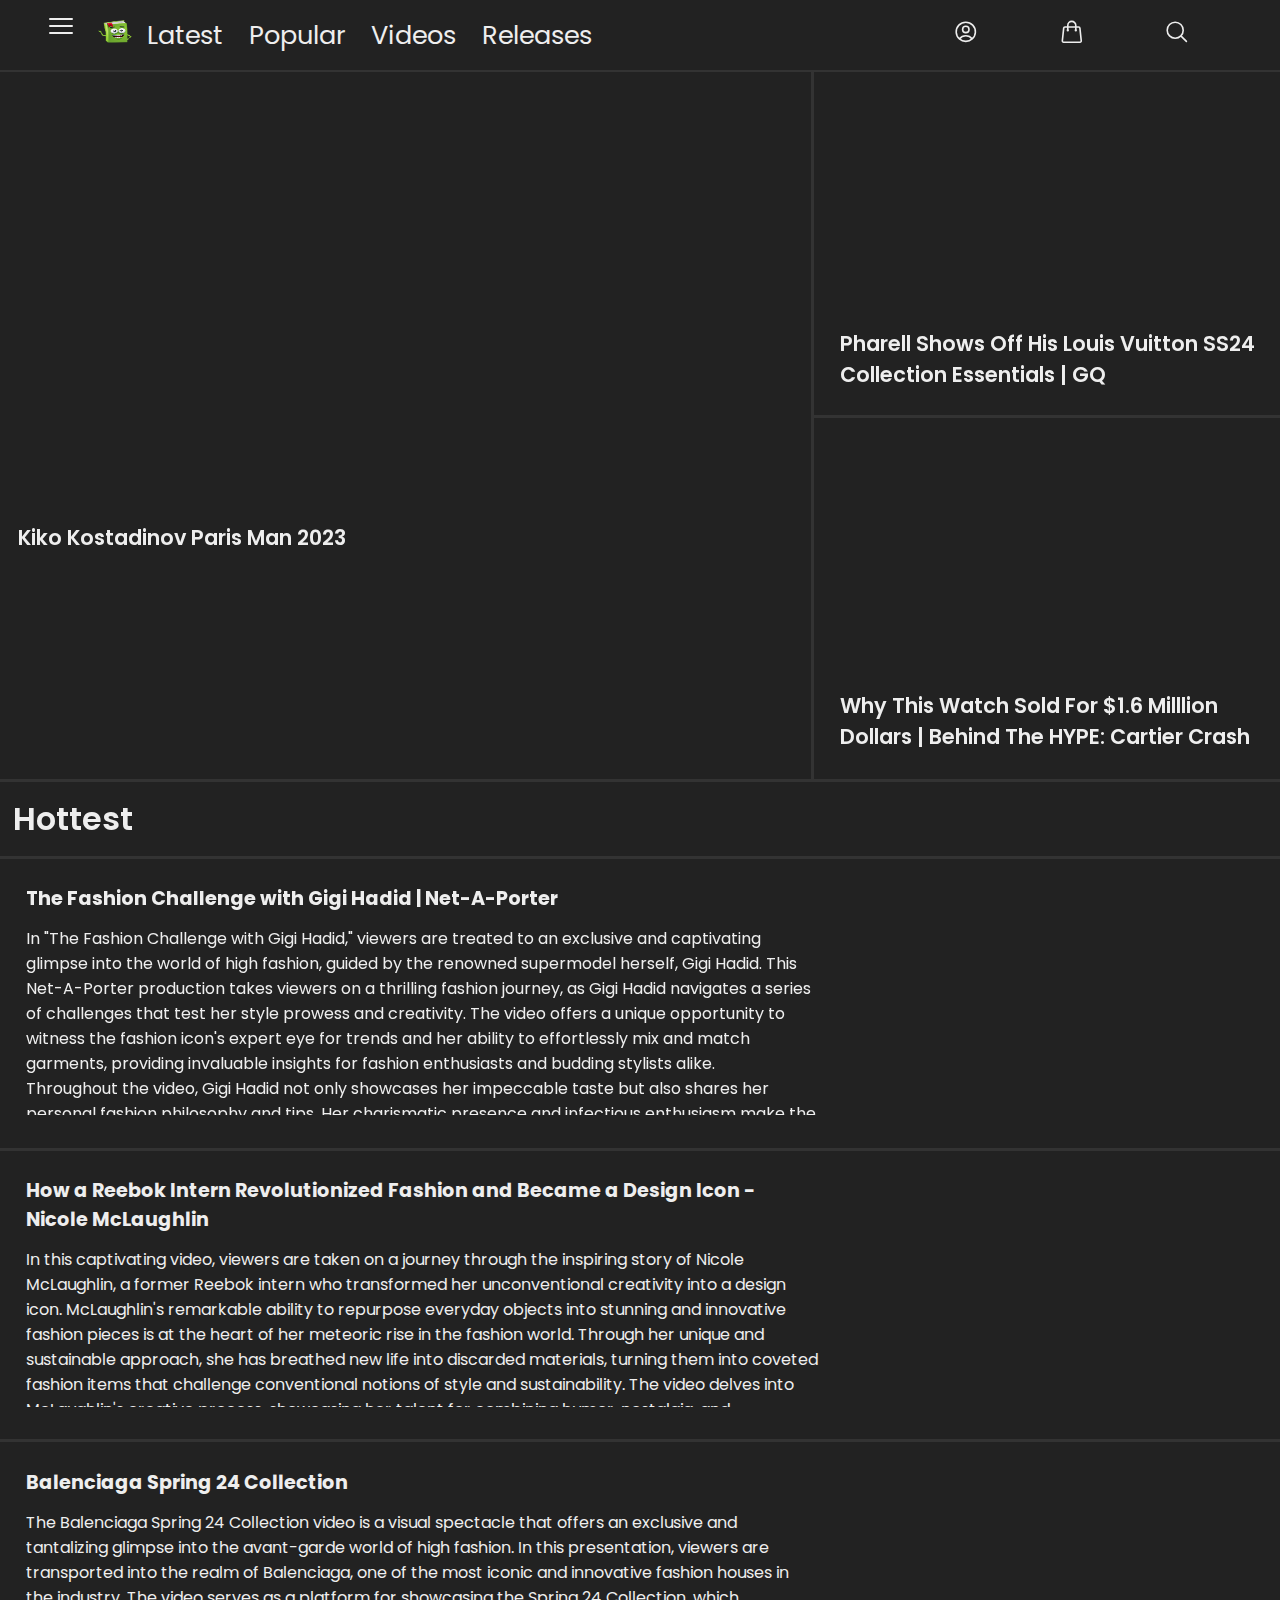
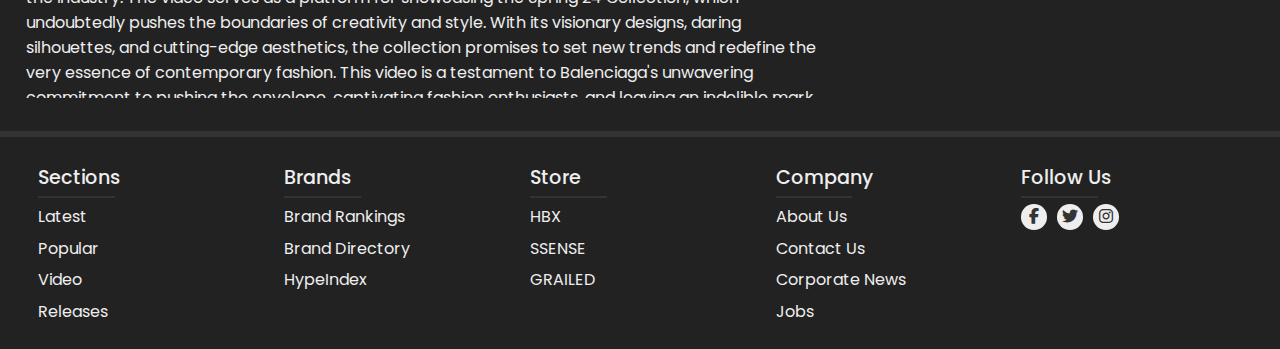
<file: videos.html>
<!DOCTYPE html>
<html>
  <head>
    <meta charset="utf-8" />
    <meta http-equiv="X-UA-Compatible" content="IE=edge" />
    <title>Videos</title>
    <meta name="description" content="" />
    <meta name="viewport" content="width=device-width, initial-scale=1" />
    <link rel="preconnect" href="https://fonts.googleapis.com" />
    <link rel="preconnect" href="https://fonts.gstatic.com" crossorigin />
    <link
      href="https://fonts.googleapis.com/css2?family=Poppins:wght@400;500;600;700&display=swap"
      rel="stylesheet"
    />
    <link rel="stylesheet" href="style.css" />
    <link
      rel="stylesheet"
      type="text/css"
      href="https://cdnjs.cloudflare.com/ajax/libs/font-awesome/6.4.2/css/all.min.css"
    />
  </head>
  <body>
    <!-- navigation bar -->
    <header>
      <!-- div class for navigation for styling -->
      <div class="navbar">
        <!-- logo image -->
        <div class="logo">
          <a href="index.html"
            ><img src="images/book logo.png" alt="website logo"
          /></a>
        </div>
        <!-- different sections for navigation bar -->
        <ul class="categories">
          <li><a href="#">Latest</a></li>
          <li><a href="#">Popular</a></li>
          <li><a href="#">Videos</a></li>
          <li><a href="#">Releases</a></li>
        </ul>
        <!-- icons on the right of navigation bar -->
        <div class="icons">
          <svg
            class="user"
            xmlns="http://www.w3.org/2000/svg"
            fill="none"
            viewBox="0 0 24 24"
            stroke-width="1.5"
            stroke="currentColor"
            class="w-6 h-6"
          >
            <path
              stroke-linecap="round"
              stroke-linejoin="round"
              d="M17.982 18.725A7.488 7.488 0 0012 15.75a7.488 7.488 0 00-5.982 2.975m11.963 0a9 9 0 10-11.963 0m11.963 0A8.966 8.966 0 0112 21a8.966 8.966 0 01-5.982-2.275M15 9.75a3 3 0 11-6 0 3 3 0 016 0z"
            />
          </svg>
          <a href="cart.html"
            ><svg
              class="cart"
              xmlns="http://www.w3.org/2000/svg"
              fill="none"
              viewBox="0 0 24 24"
              stroke-width="1.5"
              stroke="currentColor"
              class="w-6 h-6"
            >
              <path
                stroke-linecap="round"
                stroke-linejoin="round"
                d="M15.75 10.5V6a3.75 3.75 0 10-7.5 0v4.5m11.356-1.993l1.263 12c.07.665-.45 1.243-1.119 1.243H4.25a1.125 1.125 0 01-1.12-1.243l1.264-12A1.125 1.125 0 015.513 7.5h12.974c.576 0 1.059.435 1.119 1.007zM8.625 10.5a.375.375 0 11-.75 0 .375.375 0 01.75 0zm7.5 0a.375.375 0 11-.75 0 .375.375 0 01.75 0z"
              />
            </svg>
          </a>
          <svg
            class="searchbar"
            xmlns="http://www.w3.org/2000/svg"
            fill="none"
            viewBox="0 0 24 24"
            stroke-width="1.5"
            stroke="currentColor"
            class="w-6 h-6"
          >
            <path
              stroke-linecap="round"
              stroke-linejoin="round"
              d="M21 21l-5.197-5.197m0 0A7.5 7.5 0 105.196 5.196a7.5 7.5 0 0010.607 10.607z"
            />
          </svg>
        </div>
      </div>
      <!-- hamburger icon -->
      <div class="hamburger">
        <svg
          class="bars"
          xmlns="http://www.w3.org/2000/svg"
          fill="none"
          viewBox="0 0 24 24"
          stroke-width="1.5"
          stroke="currentColor"
          class="w-6 h-6"
        >
          <path
            stroke-linecap="round"
            stroke-linejoin="round"
            d="M3.75 6.75h16.5M3.75 12h16.5m-16.5 5.25h16.5"
          />
        </svg>
        <svg
          class="cross"
          xmlns="http://www.w3.org/2000/svg"
          fill="none"
          viewBox="0 0 24 24"
          stroke-width="1.5"
          stroke="currentColor"
          class="w-6 h-6"
        >
          <path
            stroke-linecap="round"
            stroke-linejoin="round"
            d="M6 18L18 6M6 6l12 12"
          />
        </svg>

        <!-- slide out menu -->
        <ul data-visible="false">
          <li><a href="#">Latest</a></li>
          <li><a href="#">Popular</a></li>
          <li><a href="#">Videos</a></li>
          <li><a href="#">Releases</a></li>
        </ul>
      </div>
    </header>

    <!-- featured videos -->
    <div class="featured-videos">
      <article class="video1">
        <!-- video from youtube -->
        <iframe
          width="100%"
          height="100%"
          src="https://www.youtube.com/embed/FMEcBn3jhwM?si=qM5MZ5Q9dlfmIMBS?autoplay=1"
          title="YouTube video player"
          frameborder="0"
          allow="accelerometer; autoplay; clipboard-write; encrypted-media; gyroscope; picture-in-picture; web-share"
          allowfullscreen
        ></iframe>
        <h1>Kiko Kostadinov Paris Man 2023</h1>
      </article>
      <article class="video2">
        <!-- video from youtube -->
        <iframe
          width="100%"
          height="100%"
          src="https://www.youtube.com/embed/aneXOvDdDz4?si=cwt6qubZ88W1BxQ_"
          title="YouTube video player"
          frameborder="0"
          allow="accelerometer; autoplay; clipboard-write; encrypted-media; gyroscope; picture-in-picture; web-share"
          allowfullscreen
        ></iframe>
        <h1>
          Pharell Shows Off His Louis Vuitton SS24 Collection Essentials | GQ
        </h1>
      </article>
      <article class="video3">
        <!-- video from youtube -->
        <iframe
          width="100%"
          height="100%"
          src="https://www.youtube.com/embed/YyxDsS0ydzw?si=k2zVW_lNBtAJNNJp"
          title="YouTube video player"
          frameborder="0"
          allow="accelerometer; autoplay; clipboard-write; encrypted-media; gyroscope; picture-in-picture; web-share"
          allowfullscreen
        ></iframe>
        <h1>
          Why This Watch Sold For $1.6 Milllion Dollars | Behind The HYPE:
          Cartier Crash
        </h1>
      </article>
    </div>

    <!-- create videos section -->
    <div class="video-section">
      <h1>Hottest</h1>
      <article class="video4">
        <div class="wrapper4">
          <a href="video-article.html"
            ><h1>The Fashion Challenge with Gigi Hadid | Net-A-Porter</h1></a
          >
          <a href="video-article.html"
            ><p>
              In "The Fashion Challenge with Gigi Hadid," viewers are treated to
              an exclusive and captivating glimpse into the world of high
              fashion, guided by the renowned supermodel herself, Gigi Hadid.
              This Net-A-Porter production takes viewers on a thrilling fashion
              journey, as Gigi Hadid navigates a series of challenges that test
              her style prowess and creativity. The video offers a unique
              opportunity to witness the fashion icon's expert eye for trends
              and her ability to effortlessly mix and match garments, providing
              invaluable insights for fashion enthusiasts and budding stylists
              alike.
            </p>
            <p>
              Throughout the video, Gigi Hadid not only showcases her impeccable
              taste but also shares her personal fashion philosophy and tips.
              Her charismatic presence and infectious enthusiasm make the
              fashion challenges all the more engaging and enjoyable. Whether
              it's assembling a chic and sustainable outfit or experimenting
              with bold runway looks, Gigi Hadid's charisma and expertise shine
              through, making "The Fashion Challenge with Gigi Hadid" a
              must-watch for anyone looking to up their style game and gain
              inspiration from one of the industry's brightest stars.
            </p>
            <p>
              In addition to the fashion challenges, the video offers a
              behind-the-scenes glimpse into the glamorous world of fashion,
              providing a closer look at the creative process and the hard work
              that goes into crafting iconic runway moments. Gigi Hadid's candid
              and relatable demeanor makes this video not only entertaining but
              also educational, as viewers gain a better understanding of the
              fashion industry's intricacies and the dedication required to make
              it in the world of high fashion. Overall, "The Fashion Challenge
              with Gigi Hadid" is a captivating and informative fashion journey
              that will leave viewers inspired and ready to take on their own
              style challenges. User 1 / 3 Bella Hadid On How Much Prep Really
              Went Into That Spray On Dress Moment | On Set | Vogue Italiawrite
              three paragraphs about a video according to the title above
              ChatGPT In the video "Bella Hadid On How Much Prep Really Went
              Into That Spray On Dress Moment | On Set | Vogue Italia," viewers
              are treated to an exclusive and intriguing look behind the scenes
              of one of the fashion world's most iconic and talked-about
              moments. Bella Hadid, one of the industry's most renowned
              supermodels, takes us on
            </p></a
          >
        </div>
        <!-- video from youtube -->
        <iframe
          width="100%"
          height="100%"
          src="https://www.youtube.com/embed/1Qf8drLqCok?si=pBPBXWBLbbdyHGYW"
          title="YouTube video player"
          frameborder="0"
          allow="accelerometer; autoplay; clipboard-write; encrypted-media; gyroscope; picture-in-picture; web-share"
          allowfullscreen
        ></iframe>
      </article>
      <article class="video4">
        <div class="wrapper4">
          <h1>
            How a Reebok Intern Revolutionized Fashion and Became a Design Icon
            - Nicole McLaughlin
          </h1>
          <p>
            In this captivating video, viewers are taken on a journey through
            the inspiring story of Nicole McLaughlin, a former Reebok intern who
            transformed her unconventional creativity into a design icon.
            McLaughlin's remarkable ability to repurpose everyday objects into
            stunning and innovative fashion pieces is at the heart of her
            meteoric rise in the fashion world. Through her unique and
            sustainable approach, she has breathed new life into discarded
            materials, turning them into coveted fashion items that challenge
            conventional notions of style and sustainability. The video delves
            into McLaughlin's creative process, showcasing her talent for
            combining humor, nostalgia, and practicality in her designs. It
            explores her transition from being an intern to a celebrated
            designer, demonstrating the power of ingenuity and determination in
            carving out a distinct niche in the fashion industry. McLaughlin's
            remarkable journey serves as a testament to the transformative
            potential of creativity and resourcefulness, inspiring viewers to
            think outside the box and view fashion as a platform for innovative
            and sustainable expression.
          </p>
        </div>
        <!-- video from youtube -->
        <iframe
          width="100%"
          height="100%"
          src="https://www.youtube.com/embed/dyDF9Wq5Em8?si=X_-rD1oqCHRZj-zu"
          title="YouTube video player"
          frameborder="0"
          allow="accelerometer; autoplay; clipboard-write; encrypted-media; gyroscope; picture-in-picture; web-share"
          allowfullscreen
        ></iframe>
      </article>
      <article class="video4">
        <div class="wrapper4">
          <h1>Balenciaga Spring 24 Collection</h1>
          <p>
            The Balenciaga Spring 24 Collection video is a visual spectacle that
            offers an exclusive and tantalizing glimpse into the avant-garde
            world of high fashion. In this presentation, viewers are transported
            into the realm of Balenciaga, one of the most iconic and innovative
            fashion houses in the industry. The video serves as a platform for
            showcasing the Spring 24 Collection, which undoubtedly pushes the
            boundaries of creativity and style. With its visionary designs,
            daring silhouettes, and cutting-edge aesthetics, the collection
            promises to set new trends and redefine the very essence of
            contemporary fashion. This video is a testament to Balenciaga's
            unwavering commitment to pushing the envelope, captivating fashion
            enthusiasts, and leaving an indelible mark on the fashion landscape.
          </p>
        </div>
        <!-- video from youtube -->
        <iframe
          width="100%"
          height="100%"
          src="https://www.youtube.com/embed/_CqKv0Y1FB0?si=raCUKu6crmnFjE-z"
          title="YouTube video player"
          frameborder="0"
          allow="accelerometer; autoplay; clipboard-write; encrypted-media; gyroscope; picture-in-picture; web-share"
          allowfullscreen
        ></iframe>
      </article>
    </div>

    <!-- create footer -->
    <footer class="footer">
      <div class="container">
        <div class="row">
          <div class="footer-col">
            <h4>Sections</h4>
            <ul>
              <li><a href="#">Latest</a></li>
              <li><a href="#">Popular</a></li>
              <li><a href="#">Video</a></li>
              <li><a href="#">Releases</a></li>
            </ul>
          </div>
          <div class="footer-col">
            <h4>Brands</h4>
            <ul>
              <li><a href="#">Brand Rankings</a></li>
              <li><a href="#">Brand Directory</a></li>
              <li><a href="#">HypeIndex</a></li>
            </ul>
          </div>
          <div class="footer-col">
            <h4>Store</h4>
            <ul>
              <li><a href="#">HBX</a></li>
              <li><a href="#">SSENSE</a></li>
              <li><a href="#">GRAILED</a></li>
            </ul>
          </div>
          <div class="footer-col">
            <h4>Company</h4>
            <ul>
              <li><a href="#">About Us</a></li>
              <li><a href="#">Contact Us</a></li>
              <li><a href="#">Corporate News</a></li>
              <li><a href="#">Jobs</a></li>
            </ul>
          </div>
          <div class="footer-col">
            <h4>Follow Us</h4>
            <div class="social">
              <a href="#"><i class="fab fa-facebook-f"></i></a>
              <a href="#"><i class="fab fa-twitter"></i></a>
              <a href="#"><i class="fab fa-instagram"></i></a>
            </div>
          </div>
        </div>
      </div>
    </footer>
    <script src="script.js"></script>
  </body>
</html>
</file>
<file: style.css>
* {
  /* font for web page */
  font-family: "Poppins", sans-serif;
  font-weight: 400;
  font-size: 1rem;
  text-align: left;
  /* delete white spaces around */
  margin: 0;
  padding: 0;
  box-sizing: border-box;
  /* background colour */
  background-color: #222;
}

/* home page */
.navbar {
  /* create flex box for navigation bar */
  position: fixed;
  display: flex;
  flex-direction: row;
  flex-wrap: nowrap;
  align-items: center;
  width: 100%;
  height: 8vh;
  background-color: #222;
  font-weight: 600;
  border-bottom: 2px solid #333;
  z-index: 2;
}

.navbar .categories {
  /* create flex box for the categories */
  display: flex;
  gap: 2vw;
  align-items: center;
  flex-grow: 4;
  padding-left: 1vw;
}

.navbar .categories > li {
  /* remove bullet point */
  list-style: none;
}

.navbar .categories > li > a {
  /* remove underline, adjust font size and add color */
  text-decoration: none;
  font-size: 1.6rem;
  color: #eee;
  width: 100%;
}

/* book logo */
.navbar .logo > a > img {
  width: 3vw;
  height: 2vw;
}

.navbar .logo > a {
  top: 1vw;
  padding-left: 7.5vw;
}

.navbar .categories > li > a:hover {
  /* change color when hovering over */
  color: #444;
}

/* icons on the right of navigation bar */
.navbar .icons {
  flex-grow: 1;
  display: flex;
  gap: 5rem;
}

.navbar .icons .user:hover {
  color: #444;
}

.navbar .icons .cart:hover {
  color: #444;
}

.navbar .icons .searchbar:hover {
  color: #444;
}

.navbar .icons .user {
  width: 2vw;
  height: 2vw;
  color: #eee;
}

.navbar .icons .cart {
  width: 2vw;
  height: 2vw;
  color: #eee;
}

.navbar .icons .searchbar {
  width: 2vw;
  height: 2vw;
  color: #eee;
}

/* sliding menu */
.hamburger > ul {
  /* positioning of entire list */
  position: absolute;
  top: 6vw;
  left: 2vw;
  right: 2vw;
  width: 90%;
}

.hamburger {
  /* create a menu */
  position: fixed;
  left: -40vw;
  top: 0vw;
  width: 28vw;
  height: 100%;
  background-color: #333;
  transition: all 0.7s ease;
  z-index: 3;
}

.hamburger > ul > li {
  /* create sections */
  text-transform: uppercase;
  list-style: none;
  padding: 1vw 2vw 3vw 2vw;
  border-bottom: 1pt solid #444;
  background-color: #333;
}

.hamburger > ul > li > a {
  /* attributes of link */
  color: #eee;
  text-align: left;
  text-decoration: none;
  background-color: transparent;
}

.hamburger > ul > li > a:hover {
  /* change color when hovering */
  color: #444;
}

.hamburger .bars {
  /* hamburger icon attributes */
  position: fixed;
  top: 0.8vw;
  left: 3.5vw;
  width: 2.5vw;
  height: 2.5vw;
  color: #eee;
  background-color: transparent;
}

.hamburger .cross {
  /* cross to exit menu bar */
  position: fixed;
  top: 1.2vw;
  left: -24vw;
  width: 2vw;
  height: 2vw;
  color: #eee;
  transition: all 0.7s ease;
  background-color: transparent;
}

.hamburger .bars:hover {
  color: #444;
}

.hamburger .cross:hover {
  color: #444;
}

/* featured section of the page */
.featured {
  display: grid;
  grid-template-columns: 6fr 4fr;
  grid-template-rows: 1fr 1fr;
  border-bottom: 3px solid #333;
  padding-top: 4.5vw;
  align-items: center;
  justify-content: center;
}

/* main article */
.featured .main {
  grid-row: 1 / 3;
  grid-column: 1 / 2;
  align-self: center;
  border-right: 3px solid #333;
  height: 100%;
  padding: 2vw 2vw 2vw 2vw;
}

.featured .main > h1 {
  color: #eee;
  font-weight: 600;
  font-size: 1.3rem;
}

.featured .main > img {
  width: 55vw;
  height: 45vw;
}

/* side article at the top */
.featured .sub1 {
  grid-row: 1 / 2;
  grid-column: 2 / 3;
  place-self: center;
  padding-bottom: 1vw;
  border-bottom: 3px solid #333;
  padding: 2vw 2vw 2vw 2vw;
}

.featured .sub1 > h1 {
  color: #eee;
  font-weight: 600;
  font-size: 1.1rem;
}

.featured .sub1 > img {
  width: 35vw;
  height: 20vw;
}

/* side article at the bottom */
.featured .sub2 {
  grid-row: 2 / 3;
  grid-column: 2/ 3;
  place-self: center;
  padding: 2vw 2vw 2vw 2vw;
}

.featured .sub2 > h1 {
  color: #eee;
  font-weight: 600;
  font-size: 1.1rem;
}

.featured .sub2 > img {
  width: 35vw;
  height: 20vw;
}

/* latest section displaying articles */
.latest > h1 {
  /* attributes for the title of the section */
  color: #eee;
  font-weight: 600;
  font-size: 2rem;
  border-bottom: 3px solid #333;
  padding: 1vw;
}

.article1 {
  /* create flexbox */
  display: flex;
  align-items: flex-start;
  column-gap: 3vw;
  padding: 2vw 2vw 2vw 2vw;
  border-bottom: 3px solid #333;
  align-content: space-around;
}

.article1 > a > img {
  /* image size */
  width: 40vw;
  height: 30vw;
}

.article1 > img {
    /* image size */
    width: 40vw;
    height: 30vw;
  }

.article1 .wrapper1 {
  /* colour for text */
  color: #eee;
}

.article1 .wrapper1 > a {
    /* remove underline and change text color */
  text-decoration: none;
  color: #eee;
}

/* change text color to grey when hovering over */
.article1 .wrapper1 > a:hover {
  color: #444;
}

.article1 .wrapper1 > a > h1 {
  /* font weight and size for article title with padding */
  font-weight: 700;
  font-size: 1.2rem;
  padding-bottom: 1vw;
}

.article1 .wrapper1 > h1 {
    /* font weight and size for article title with padding */
    font-weight: 700;
    font-size: 1.2rem;
    padding-bottom: 1vw;
  }

.article1 .wrapper1 > p {
  /* font weight for article paragraph */
  font-weight: 400;
}

/* popular content */
.popular > h1 {
  /* title for popular section */
  color: #eee;
  font-weight: 600;
  font-size: 2rem;
  border-bottom: 3px solid #333;
  padding: 2vw 2vw 2vw 2vw;
}

/* footer */
.footer {
  /* padding around footer */
  padding: 2vw;
  border-top: 3px solid #333;
}

.footer .container {
  /* attributes for container */
  max-width: 100%;
  margin: auto;
  background-color: #333;
}

.footer .container .row {
  /* create flex box for the different sections */
  display: flex;
  flex-wrap: wrap;
}

.footer .container .row .footer-col > ul {
  /* remove bullet points */
  list-style: none;
}

.footer .container .row .footer-col > ul > li > a {
  /* remove underline and add colours */
  text-decoration: none;
  color: #eee;
  /* adjust display and transition */
  display: block;
  transition: all 0.3s ease;
}

.footer .container .row .footer-col > ul > li > a:hover {
  /* make words move to the right when mouse hovering over and change colour */
  color: #444;
  padding-left: 0.5vw;
}

.footer .container .row .footer-col {
  /* adjust sections */
  width: 20%;
  padding: 0 1vw;
}

.footer .container .row .footer-col > h4 {
  /* attributes for the header section */
  font-size: 1.2rem;
  color: #eee;
  margin-bottom: 1vw;
  font-weight: 500;
  position: relative;
}

.footer .container .row .footer-col > h4::before {
  /* create border */
  content: "";
  position: absolute;
  left: 0;
  bottom: -0.5vw;
  background-color: #333;
  height: 0.2vw;
  box-sizing: border-box;
  width: 6vw;
}

.footer .container .row .footer-col > ul > li:not(:last-child) {
  /* spaces between the list */
  margin-bottom: 0.5vw;
}

.footer .container .row .footer-col .social > a > i {
  /* attributes for social handles */
  display: inline-block;
  height: 2vw;
  width: 2vw;
  background-color: #eee;
  margin: 0 0.5vw 0.5vw 0;
  text-align: center;
  line-height: 2vw;
  border-radius: 50%;
  color: #333;
  transition: all 0.5s ease;
}

.footer .container .row .footer-col .social > a > i:hover {
  /* change color and background of social handle when hovering over */
  color: #eee;
  background-color: #333;
}

/* article page */
.fossil-article {
  /* create flex box for article */
  display: flex;
  flex-direction: column;
  padding: 2vw;
  gap: 2vw;
  align-items: center;
  justify-content: center;
  border-bottom: 3px solid #333;
}

.fossil-article > h1 {
  /* header of article */
  color: #eee;
  font-weight: 700;
  font-size: 2rem;
  padding-top: 4.5vw;
}

.fossil-article .carousel-container {
  /* container for carousel */
  position: relative;
  height: 50vw;
  width: 80%;
  margin: 0 auto;
}

.fossil-article .carousel-container .carousel-slider > ul > li > img {
  /* images for the carousel */
  width: 100%;
  height: 100%;
  object-fit: cover;
}

.fossil-article .carousel-container .carousel-slider {
  /* entire images for carousel */
  padding: 2vw;
  height: 100%;
  position: relative;
  overflow: hidden;
}

.fossil-article .carousel-container .carousel-slider > ul {
  /* unordered list for carousel */
  padding: 0;
  margin: 0;
  list-style: none;
  position: relative;
  height: 100%;
  transition: transform 250ms ease-in;
}

.fossil-article .carousel-container .carousel-slider > ul > li {
  /* individual images for carousel */
  position: absolute;
  top: 0;
  bottom: 0;
  width: 100%;
}

.fossil-article .carousel-container .carousel-button-left {
  /* button on the left to move carousel */
  color: #eee;
  position: absolute;
  top: 50%;
  transform: translateY(-50%);
  background: transparent;
  border: 0;
  left: -2vw;
  cursor: pointer;
}

.fossil-article .carousel-container .carousel-button-right {
  /* button on the right to move carousel */
  color: #eee;
  position: absolute;
  top: 50%;
  transform: translateY(-50%);
  background: transparent;
  border: 0;
  right: -2vw;
  cursor: pointer;
}

.fossil-article .carousel-container .carousel-button-left > svg {
  /* size of button */
  width: 2vw;
}

.fossil-article .carousel-container .carousel-button-right > svg {
  /* size of button */
  width: 2vw;
}

.fossil-article .carousel-container .carousel-nav {
  /* dots to indicate image slide */
  display: flex;
  justify-content: center;
  padding: 0.1vw 0;
}

.fossil-article .carousel-container .carousel-nav > button {
  /* button attributes */
  border: 0;
  border-radius: 50%;
  width: 0.7vw;
  height: 0.7vw;
  background: rgba(255, 255, 255, 0.2);
  margin: 0 0.3vw;
  cursor: pointer;
}

.fossil-article .carousel-container .carousel-nav .current-slide {
  /* indicate current slide */
  background: rgba(255, 255, 255, 0.7);
}

.is-hidden {
  /* hide arrows at both ends */
  display: none;
}

.fossil-article > p {
  /* attributes for the paragraph in article */
  padding-top: 1vw;
  color: #eee;
  font-weight: 400;
  font-size: 1.2rem;
}

.next > h1 {
  /* Section header attributes */
  color: #eee;
  font-weight: 600;
  font-size: 2rem;
  border-bottom: 3px solid #333;
  padding: 2vw 2vw 2vw 2vw;
}

.next .article2 {
  /* flex box for article */
  display: flex;
  align-items: flex-start;
  column-gap: 3vw;
  padding: 2vw 2vw 2vw 2vw;
  border-bottom: 3px solid #333;
  align-content: space-around;
}

.next .article2 > img {
  /* image size */
  width: 30vw;
  height: 20vw;
}

.next .article2 .wrapper2 {
  /* colour for text */
  color: #eee;
}

.next .article2 .wrapper2 > h1 {
  /* font weight and size for article title with padding */
  font-weight: 700;
  font-size: 1.2rem;
  padding-bottom: 1vw;
}

.next .article2 .wrapper2 > p {
  /* font weight for article paragraph */
  font-weight: 400;
}

/* video page */
/* create grid box for displayed videos */
.featured-videos {
  display: grid;
  grid-template-columns: 6fr 4fr;
  grid-template-rows: 1fr 1fr;
  border-bottom: 3px solid #333;
  padding-top: 4.5vw;
  align-items: center;
  justify-content: center;
}

/* main video for the page */
.featured-videos .video1 {
  grid-row: 1 / 3;
  grid-column: 1 / 2;
  align-self: center;
  border-right: 3px solid #333;
  height: 100%;
  padding: 2vw 2vw 2vw 2vw;
}

/* adjust size of main video to 16:9 ratio */
.featured-videos .video1 > iframe {
  width: 60vw;
  height: 33.75vw;
}

/* main video title */
.featured-videos .video1 > h1 {
  color: #eee;
  font-weight: 600;
  font-size: 1.3rem;
}

/* place sub video to top section on the right */
.featured-videos .video2 {
  grid-row: 1 / 2;
  grid-column: 2 / 3;
  place-self: center;
  padding-bottom: 1vw;
  border-bottom: 3px solid #333;
  padding: 2vw;
}

/* adjust size to maintain 16:9 ratio */
.featured-videos .video2 > iframe {
  width: 33vw;
  height: 18.5625vw;
}

/* title for sub video */
.featured-videos .video2 > h1 {
  color: #eee;
  font-weight: 600;
  font-size: 1.3rem;
}

/* place sub video in the bottom section the right */
.featured-videos .video3 {
  grid-row: 2 / 3;
  grid-column: 2/ 3;
  place-self: center;
  padding: 2vw;
}

/* adjust size to main 16:9 ratio */
.featured-videos .video3 > iframe {
  width: 33vw;
  height: 18.5625vw;
}

/* title for sub video */
.featured-videos .video3 > h1 {
  color: #eee;
  font-weight: 600;
  font-size: 1.3rem;
}

/* video section below featured videos */
.video-section > h1 {
  font-size: 2rem;
  font-weight: 600;
  color: #eee;
  padding: 1vw;
  border-bottom: 3px solid #333;
}

/* create flex box and style article */
.video-section .video4 {
  display: flex;
  align-items: flex-start;
  column-gap: 3vw;
  padding: 2vw 2vw 2vw 2vw;
  border-bottom: 3px solid #333;
  align-content: space-around;
}

/* article section */
.video-section .video4 .wrapper4 {
  color: #eee;
  flex-shrink: 15;
  /* ensure article dont overflow or becomes too big */
  height: 18vw;
  overflow: hidden;
}

/* remove underline and change color */
.video-section .video4 .wrapper4 > a {
  color: #eee;
  text-decoration: none;
}

/* change color when hovering */
.video-section .video4 .wrapper4 > a:hover {
  color: #444;
}

/* adjust header */
.video-section .video4 .wrapper4 > a > h1 {
  font-weight: 700;
  font-size: 1.2rem;
  padding-bottom: 1vw;
}

.video-section .video4 .wrapper4 > h1 {
    font-weight: 700;
    font-size: 1.2rem;
    padding-bottom: 1vw;
  }

/* article paragraph */
.video-section .video4 .wrapper4 > p {
  font-weight: 400;
}

/* adjust video to fit 16:9 ratio */
.video-section .video4 > iframe {
  width: 33vw;
  height: 18.5625vw;
}

/* gigi hadid video-article page */
/* create vertical flex */
.gigi-article {
  display: flex;
  flex-direction: column;
  padding: 2vw;
  gap: 2vw;
  align-items: center;
  justify-content: center;
  border-bottom: 3px solid #333;
}

/* article header */
.gigi-article > h1 {
  color: #eee;
  font-weight: 700;
  font-size: 2rem;
  padding-top: 4.5vw;
}

/* adjust video to maintain 16:9 ratio */
.gigi-article > iframe {
  width: 90vw;
  height: 50.625vw;
}

/* article paragraph */
.gigi-article > p {
  color: #eee;
  font-weight: 400;
  font-size: 1.2rem;
}

/* recommened videos after end of article */
.video-next > h1 {
  color: #eee;
  font-weight: 600;
  font-size: 1.5rem;
  border-bottom: 3px solid #333;
  padding: 1vw;
}

/* create flex box */
.video-next .article7 {
  display: flex;
  padding: 2vw;
  gap: 1vw;
  border-bottom: 3px solid #333;
}

.video-next .article7 .wrapper7 {
  color: #eee;
  flex-shrink: 15;
}

.video-next .article7 .wrapper7 > h1 {
  font-weight: 700;
  font-size: 1.2rem;
  padding-bottom: 1vw;
}

.video-next .article7 .wrapper7 > p {
  font-weight: 400;
}

/* maintain 16:9 ratio */
.video-next .article7 > iframe {
  width: 33vw;
  height: 18.5625vw;
}

/* checkout page */
/* checkout progress map */
.progress-checkout-container {
  display: flex;
  justify-content: space-around;
  align-items: center;
  width: 100%;
  padding-top: 5vw;
}

.progress-step-container {
    display: flex;
    justify-content: center;
    align-items: center;
    flex-direction: column;
}

/* add check box */
.step-check {
  background-color: #444;
  height: 2vw;
  width: 2vw;
  border-radius: 50%;
  margin-bottom: 1vw;
  background-image: url(images/green\ check.svg);
  background-position: center;
  background-repeat: no-repeat;
  background-size: 100%;
  position: relative;
}

.progress-step-container:nth-of-type(3) .step-check::after {
    display: none;
}

.progress-step-container:nth-of-type(3) .step-check {
    background-image: none;
    background-color: #eee;
    border: 3px solid #333;
}

.progress-step-container:nth-of-type(2) .step-check::after {
    background-color: #eee;
}

.progress-step-container:nth-of-type(2) .step-check {
    background-image: none;
    background-color: #eee;
    border: 3px solid #333;
}

.step-check::after {
    content: "";
    width: 32vw;
    height: 0.2vw;
    background-color: inherit;
    position: absolute;
    left: 100%;
    top: 40%;
    transform: translateY(100%) translateY(-50%);
}

.step-title {
    color: #444;
}

/* create flexbox for form */
.form-container {
    width: 100%;
    margin-top: 2vw;
    display: flex;
    justify-content: center;
    align-items: center;
    flex-direction: column;
    padding: 2vw;
    border-bottom: 3px solid #333;
}

/* style form title */
.form-title {
    font-size: 2rem;
    margin-bottom: 1vw;
    font-weight: 500;
    opacity: 0.8;
}

/* create flex for form */
.checkout-form {
    display: flex;
    justify-content: center;
    align-items: flex-start;
    flex-direction: column;
    width: 100%;
}

/* single input */
.input-line {
    display: flex;
    justify-content: center;
    align-items: flex-start;
    flex-direction: column;
    margin-bottom: 2vw;
    width: 100%;
}

/* style input label */
label {
    font-size: 1rem;
    color: #eee;
    margin-bottom: 1vw;
}

/* style for text input type */
input[type="text"] {
    width: 100%;
    height: 3vw;
    padding: 0 1vw;
    background-color: #444;
    border-radius: 0.5vw;
    border: none;
    font-size: 1rem;
}

/* style placeholder in box */
input[type="text"]::placeholder {
    font-size: 1rem;
    color: rgba(255, 255, 255, 0.5);
}

/* double input */
.input-container {
    display: flex;
    justify-content: space-between;
    align-items: center;
    width: 100%;
    padding-bottom: 2vw;
    gap: 1vw;
}

/* width for double input */
.input-container .input-line {
    width: 40%;
}

/* style button */
input[type="button"] {
    background-color: #444;
    color: #eee;
    font-weight: 500;
    font-size: 1rem;
    height: 3vw;
    padding: 0 3vw;
    border: none;
    border-radius: 0.5vw;
    cursor: pointer;
}

/* change button color when hovering */
input[type="button"]:hover {
    background-color: #4CBB17;
}

/* subscription plan */
/* container height and width */
.sub {
    min-height: 30vh;
    width: 100%;
}

/* header  */
.sub > h2 {
    color: #eee;
    font-size: 1.5rem;
    font-weight: 500;
    padding: 2vw 0;
    text-align: center;
}

/* create grid for the different options */
.price-row {
    width: 90%;
    max-width: 80vw;
    margin: auto;
    display: grid;
    grid-template-columns: repeat(auto-fit, minmax(10vw, 1fr));
    grid-gap: 2vw;
}

/* style the individual boxes of the subscription plan */
.price-col {
    background: #444;
    padding: 10% 15%;
    border-radius: 1vw;
    color: #eee;
    text-align: center;
    transform: scale(1);
    transition: transform 0.3s;
    cursor: pointer;
}

/* make box bigger when hovering over */
.price-col:hover {
    transform: scale(1.05);
}

/* create green border when option selected */
.price-col.selected {
    transform: scale(1.1);
    border: 3px solid #4CBB17;
}

/* header for subscription plan */
.price-col > h1 {
    font-size: 1.5rem;
    background-color: #444;
}

/* style pricing for subscription */
.price-col > h3 {
    font-size: 2rem;
    margin: 1vw 0 2vw;
    font-weight: 500;
    background-color: #444;
}

/* reduce font size for month */
.price-col > h3 > span {
    font-size: 1.2rem;
    background-color: #444;
    font-weight: 500;
}

/* style list */
.price-col > ul
{
    text-align: left;
    margin: 1vw 0;
    color: #eee;
    background-color: #444;
}

/* adjust margin */
.price-col > ul > li {
    margin: 0.5vw 0;
    background-color: #444;
}

/* phone screens */
@media only screen and (max-width: 560px) {

    /* nav */
    /* fit navbar to screen size */
    .navbar {
        max-height: 17vw;
        max-width: 560px;
    }

    /* remove categories */
    .navbar .categories {
        display: none;
    }

    /* increase bar size */
    .hamburger .bars {
        height: 10vw;
        width: 10vw;
        top: 2.5vw;
    }

    /* fix spacing by increasing padding left and flex grow */
    .navbar .logo {
        flex-grow: 5;
        padding-left: 8vw;
    }

    /* increase logo size */
    .navbar .logo > a > img {
        width: 10vw;
        height: 8vw;
    }

    /* shift icons inline and add gap */
    .navbar .icons {
        display: inline-flex;
        gap: 5vw;
    }

    /* increase icon size */
    .navbar .icons .cart {
        height: 8vw;
        width: 8vw;
    }

    /* increase icon size */
    .navbar .icons .searchbar {
        height: 8vw;
        width: 8vw;
    }

    /* increase icon size */
    .navbar .icons .user {
        height: 8vw;
        width: 8vw;
    }

    /* increase menu to fit screen */
    .hamburger {
        width: 100vw;
        left: -140vw;
    }

    /* increase cross size */
    .hamburger .cross {
        width: 7vw;
        height: 7vw;
    }

    /* increase font size and weight */
    .hamburger > ul > li > a {
        font-weight: 500;
        font-size: 2rem;
    }

    /* increase top padding */
    .hamburger > ul > li {
        padding-top: 10vw;
    }

    /* home page */
    /* change layout of featured article */
    .featured {
        display: grid;
        grid-template-columns: 1fr 1fr;
        grid-template-rows: 6fr 4fr;
        border-bottom: 3px solid #333;
        /* add padding according to nav bar */
        padding-top: 18vw;
        padding-left: 6vw;
        align-items: center;
        justify-content: center;
        height: 170vw;
    }

    /* position main article */
    /* remove border right */
    .featured .main {
        grid-row: 1 / 2;
        grid-column: 1 / 3;
        border-right: none;
    }

    /* new image size */
    .featured .main > img {
        width: 105vw;
        height: 80vw;
    }

    /* smaller font size */
    .featured .main > h1 {
        font-size: 1rem;
    }

    /* position sub article on the left */
    .featured .sub1 {
        grid-row: 2 / 3;
        grid-column: 1 / 2;
        border-bottom: none;
        align-self: flex-start;
    }

    /* reduce font size */
    .featured .sub1 > h1 {
        font-size: 0.8rem;
    }

    /* adjust image to fit half screen */
     .featured .sub1 > img {
        width: 50vw;
        height: 30vw;
    }

    /* position sub article on the right */
    .featured .sub2 {
        grid-row: 2 / 3;
        grid-column: 2 / 3;
        align-self: flex-start;
    }

    /* reduce font size */
    .featured .sub2 > h1 {
        font-size: 0.8rem;
    }

    /* adjust image to fit half screen */
    .featured .sub2 > img {
        width: 50vw;
        height: 30vw;
    }

    /* reduce header font size */
    .latest > h1 {
        font-size: 1.2rem;
    }

    /* change flex to column */
    .article1
    {
        flex-direction: column;
        align-items: center;
        justify-content: center;
        /* give article specific height so it dosent grow too long */
        height: 100vw;
        gap: 1vw;
        padding: 1vw;
    }

    /* adjust image to screen */
    .article1 > a > img {
        width: 90vw;
        height: 50vw;
    }

    /* adjust image to screen */
    .article1 > img {
        width: 90vw;
        height: 50vw;
    }

    /* hide overflow paragraph due to height */
    .article1 .wrapper1 {
        overflow: hidden;
    }

    /* reduce font size */
    .article1 .wrapper1 > a > h1 {
        font-size: 1rem;
    }

    /* reduce font size */
    .article1 .wrapper1 > h1 {
        font-size: 1rem;
    }

    /* reduce font size */
     .article1 .wrapper1 > a > p {
        font-size: 0.8rem;
    }

    /* reduce font size */
    .article1 .wrapper1 > p {
        font-size: 0.8rem;
    }

    /* reduce header font size */
     .popular > h1 {
        font-size: 1.2rem;
    }

    /* footer */
    /* change flex direction to column */
    .footer .container .row {
        flex-direction: column;
    }

    /* hide content of list */
    .footer .container .row .footer-col > ul {
        display: none;
        padding-left: 1vw;
    }

    /* hide content of list */
    .footer .container .row .footer-col .social > a > i {
        display: none;
        padding-left: 1vw;
    }

    /* display item when footer is clicked */
    .footer .container .row .footer-col.open > ul {
        display: block;
    }

    /* display social tags */
    .footer .container .row .footer-col.open .social > a > i {
        display: inline;
    }

    /* reduce font size */
    .footer .container .row .footer-col.open > ul > li > a {
        font-size: 0.8rem;
    }

    /* create border for each section */
    .footer .container .row .footer-col {
        width: 100%;
        border-bottom: 3px solid #333;
    }

    /* remove underline */
    .footer .container .row .footer-col > h4::before {
        content: none;
    }

    /* change color and cursor when hovering */
    .footer .container .row .footer-col > h4:hover {
        color: #333;
        cursor: pointer;
    }

    /* article page */
    /* reduce font size and adjust padding according to nav bar */
    .fossil-article > h1 {
        font-size: 1rem;
        padding-top: 18vw;
    }

    /* increase width of carousel */
    .fossil-article .carousel-container {
        width: 100%;
    }

    /* reduce font size */
    .fossil-article > p {
        font-size: 0.8rem;
    }

     /* reduce font size */
    .next > h1 {
        font-size: 1rem;
    }

    /* change flex to column */
    .article2
    {
        flex-direction: column;
        align-items: center;
        justify-content: center;
        /* give article specific height so it dosent grow too long */
        height: 80vw;
        gap: 1vw;
        padding: 1vw;
    }

    /* adjust image to screen */
    .next .article2 > img {
        width: 90vw;
        height: 50vw;
    }

    /* hide overflow paragraph due to height */
    .next .article2 .wrapper2 {
        overflow: hidden;
    }

    /* reduce font size */
    .next .article2 .wrapper2 > h1 {
        font-size: 1rem;
    }

    /* reduce font size */
    .next .article2 .wrapper2 > p {
        font-size: 0.8rem;
    }

    /* video page */
    .featured-videos {
        grid-template-columns: 1fr 1fr;
        grid-template-rows: 1fr 1fr;
         border-bottom: 3px solid #333;
        /* add padding according to nav bar */
        padding-top: 18vw;
        align-items: center;
        justify-content: center;
    }

    /* position main article */
    /* remove border right */
    .featured-videos .video1 {
        grid-row: 1 / 2;
        grid-column: 1 / 3;
        border-right: none;
    }

    /* new video size */
    .featured-videos .video1 > iframe {
        width: 100vw;
        height: 56.25vw;
    }

    /* smaller font size */
    .featured-videos .video1 > h1 {
        font-size: 1rem;
    }

    /* position sub video on the left */
    .featured-videos .video2 {
        grid-row: 2 / 3;
        grid-column: 1 / 2;
        border-bottom: none;
        align-self: flex-start;
    }

    /* reduce font size */
    .featured-videos .video2 > h1 {
        font-size: 0.8rem;
    }

    /* adjust video to fit half screen */
     .featured-videos .video2 > iframe {
        width: 50vw;
        height: 28.125vw;
    }

    /* position sub video on the right */
    .featured-videos .video3 {
        grid-row: 2 / 3;
        grid-column: 2 / 3;
        align-self: flex-start;
    }

    /* reduce font size */
    .featured-videos .video3 > h1 {
        font-size: 0.8rem;
    }

    /* adjust video to fit half screen */
    .featured-videos .video3 > iframe {
        width: 50vw;
        height: 28.125vw;
    }

    /* reduce header font size */
    .video-section > h1 {
        font-size: 1.2rem;
    }

    /* change flex direction to column */
    .video-section .video4 {
        flex-direction: column;
        gap: 2vw;
    }

    /* reduce font size */
    .video-section .video4 .wrapper4 > a > h1 {
        font-size: 1rem;
    }

    /* reduce font size */
    .video-section .video4 .wrapper4 > a > p {
        font-size: 0.8rem;
    }

    /* reduce font size */
    .video-section .video4 .wrapper4 > h1 {
        font-size: 1rem;
    }

    /* reduce font size */
    .video-section .video4 .wrapper4 > p {
        font-size: 0.8rem;
    }

    /* adjust article height */
    .video-section .video4 .wrapper4 {
        height: 24vw;
        overflow: hidden;
    }

    /* adjust video size */
    .video-section .video4 > iframe {
        width: 100vw;
        height: 56.25vw;
    }

    /* video-article page */
    /* increase padding according to nav bar */
    .gigi-article {
        padding-top: 18vw;
    }

    /* reduce font size */
    .gigi-article > h1 {
        font-size: 1rem;
    }

    /* adjust video size to fit screen */
    .gigi-article > iframe {
        width: 100vw;
        height: 56.25vw;
    }

    /* reduce font size */
    .gigi-article > p {
        font-size: 0.8rem;
    }

    /* reduce font size */
    .video-next > h1 {
        font-size: 1rem;
    }

    .video-next .article7 {
        flex-direction: column;
        gap: 2vw;
    }

    /* reduce font size */
    .video-next .article7 .wrapper7 > h1 {
        font-size: 1rem;
    }

    /* reduce font size */
    .video-next .article7 .wrapper7 > p {
        font-size: 0.8rem;
    }

    /* adjust article height */
    .video-next .article7 .wrapper7 {
        height: 30vw;
        overflow: hidden;
    }

    /* adjust video size */
    .video-next .article7 > iframe {
        width: 100vw;
        height: 56.25vw;
    }

    /* checkout page */
    /* increase padding accroding to nav bar */
    .progress-checkout-container {
        padding-top: 20vw;
    }

    /* increase size of circle */
    .step-check {
        height: 8vw;
        width: 8vw;
    }

    /* decrease font size */
    .step-title {
        font-size: 1rem;
    }

    /* decrease font size */
    .sub > h2 {
        font-size: 1rem;
    }

    /* make subscription column flex */
    .sub .price-row {
        display: flex;
        flex-direction: column;
        gap: 5vw;
    }

    /* increase height of input bar */
    input[type="text"] {
        height: 8vw;
    }

    /* change double input bars to single input bar */
    .input-container {
        flex-direction: column;
    }

    /* place label in the center */
    .input-line > label {
        place-self: center;
    }

    /* increase padding at he bottom of confirm button */
    input[type="button"] {
        padding-bottom: 10vw;
    }
}
</file>
